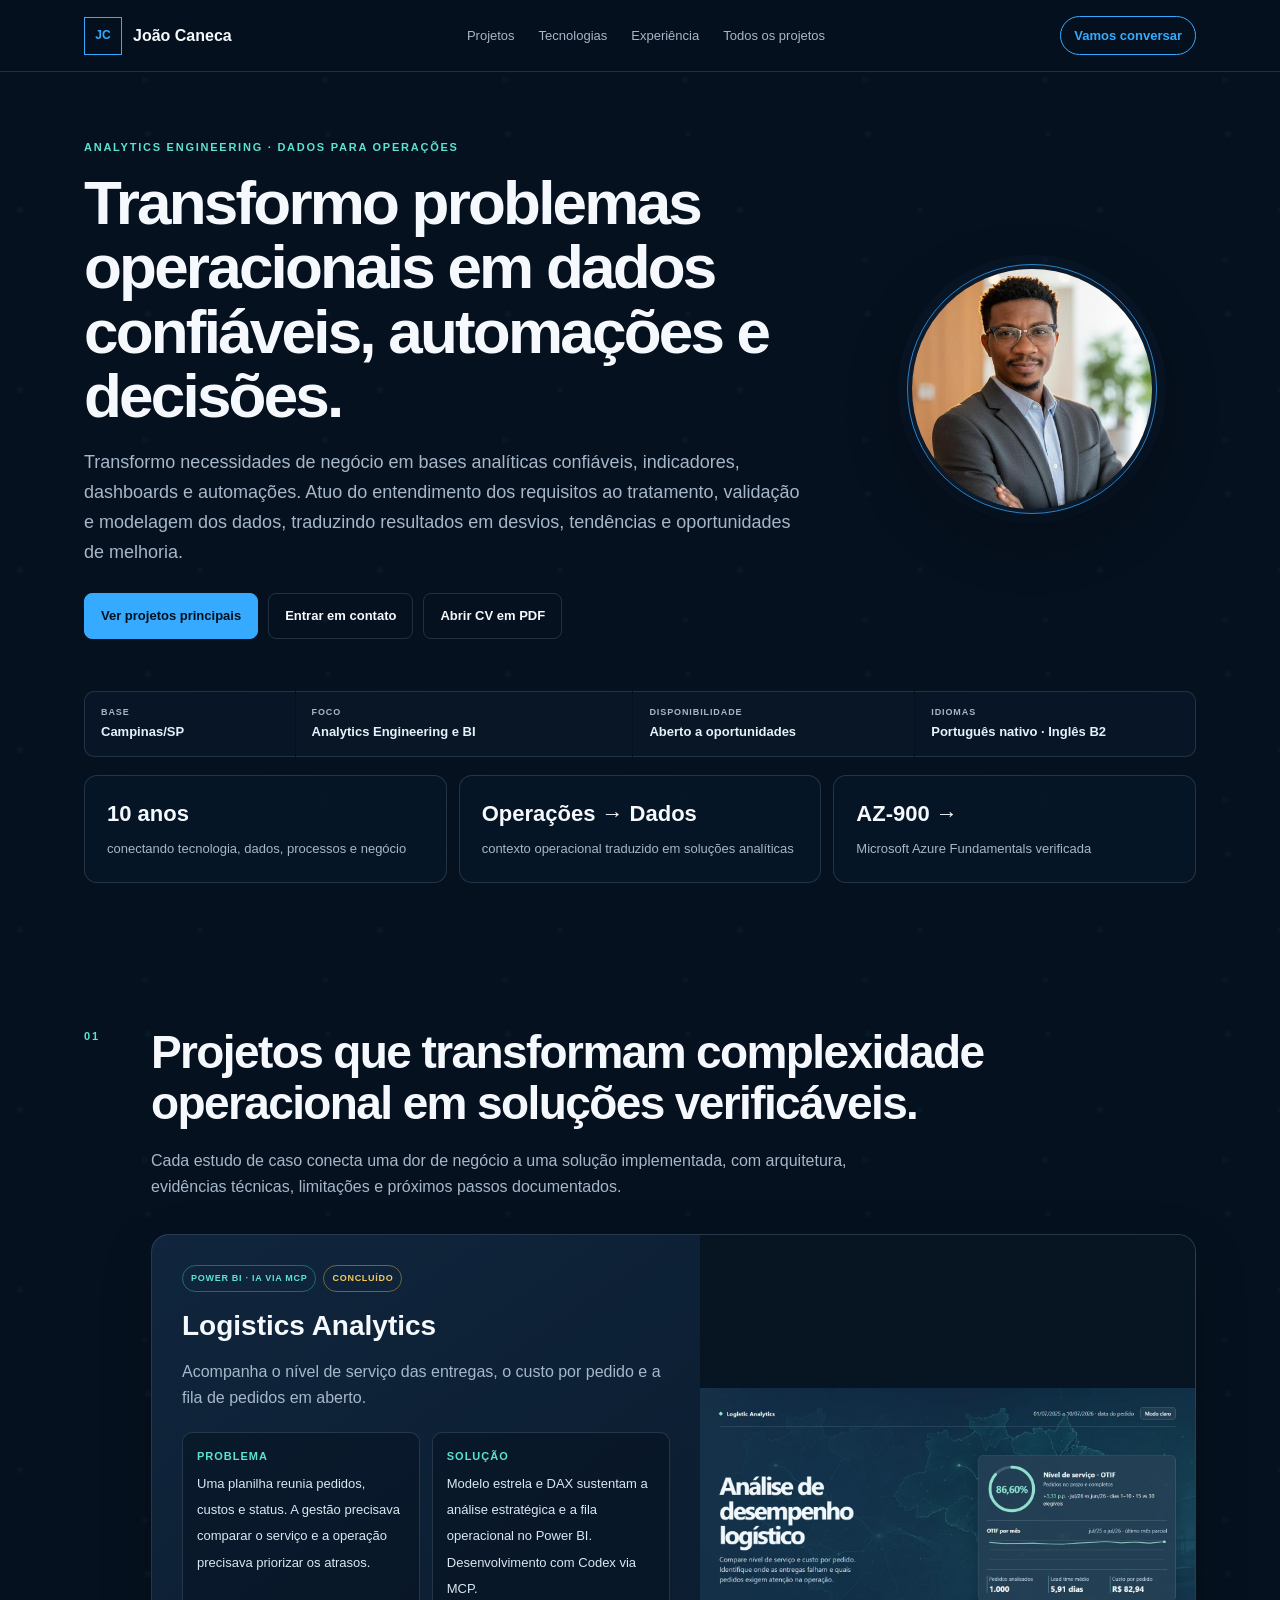
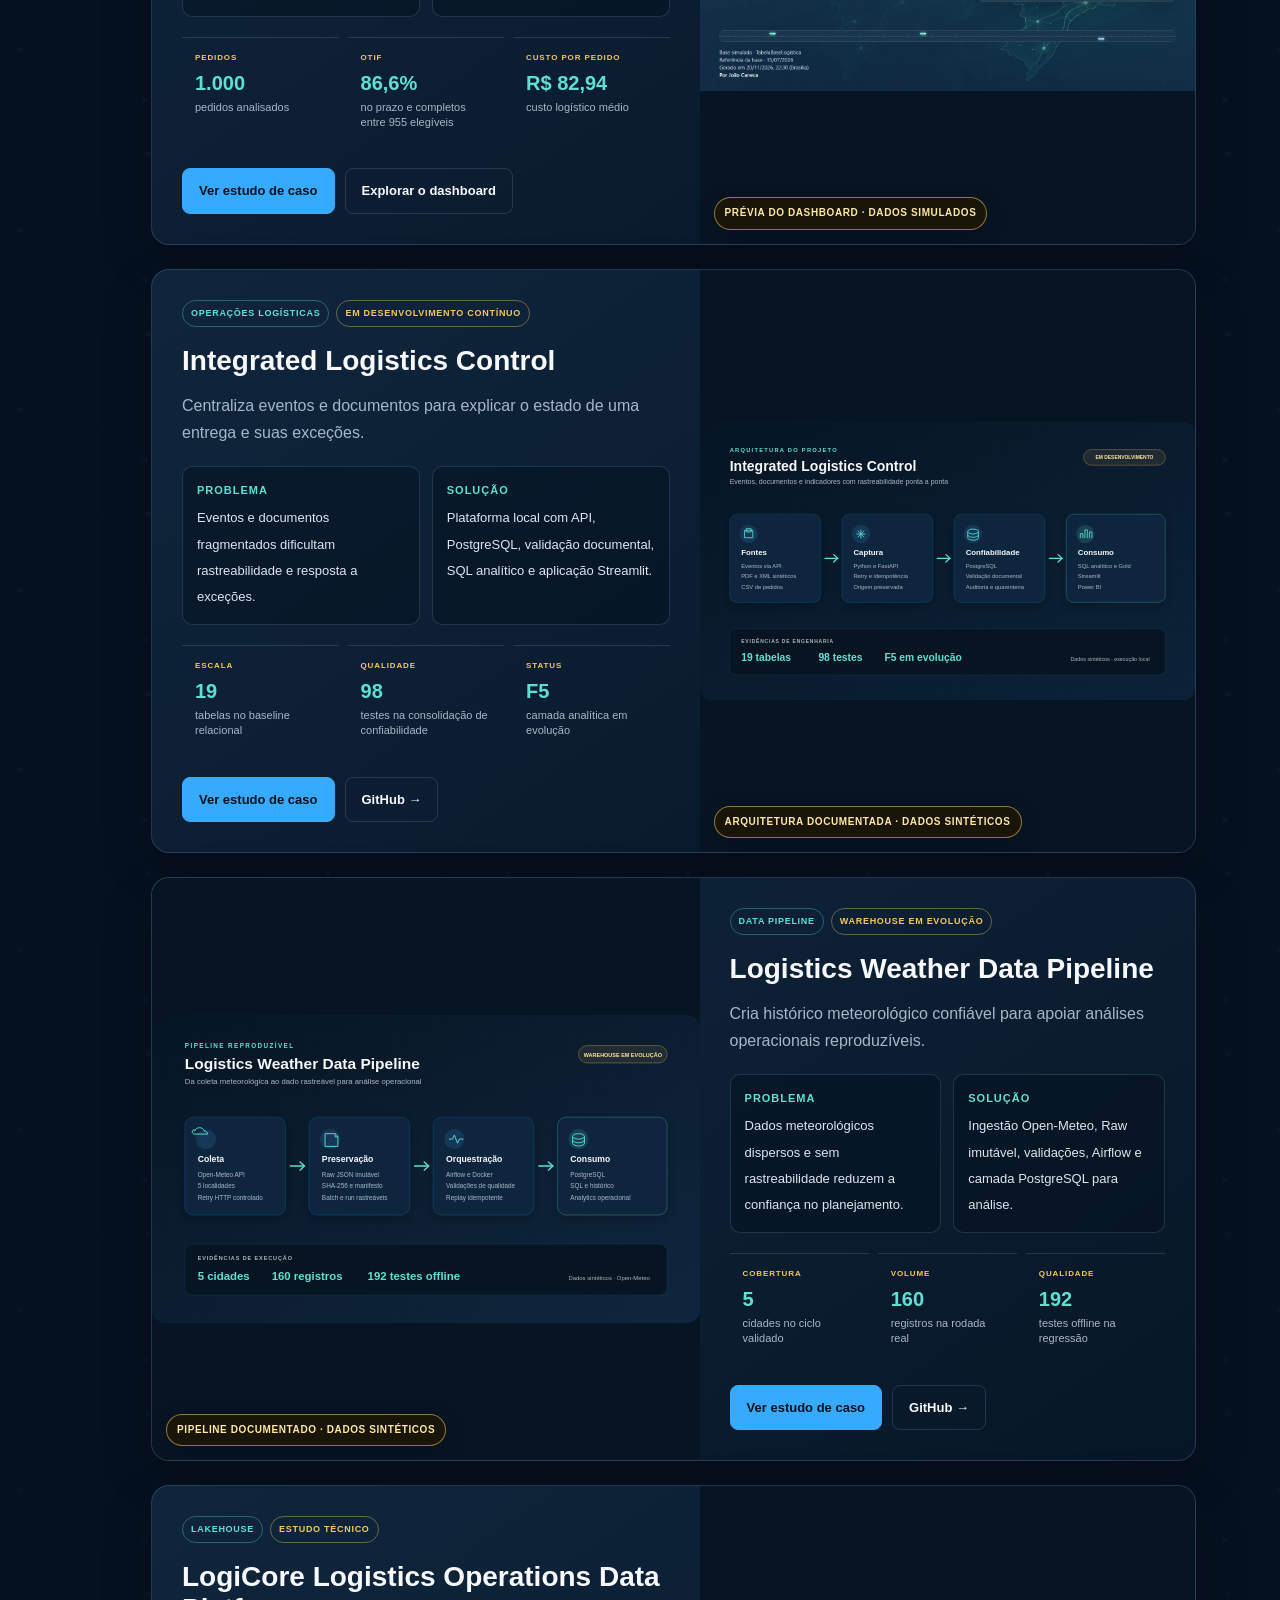
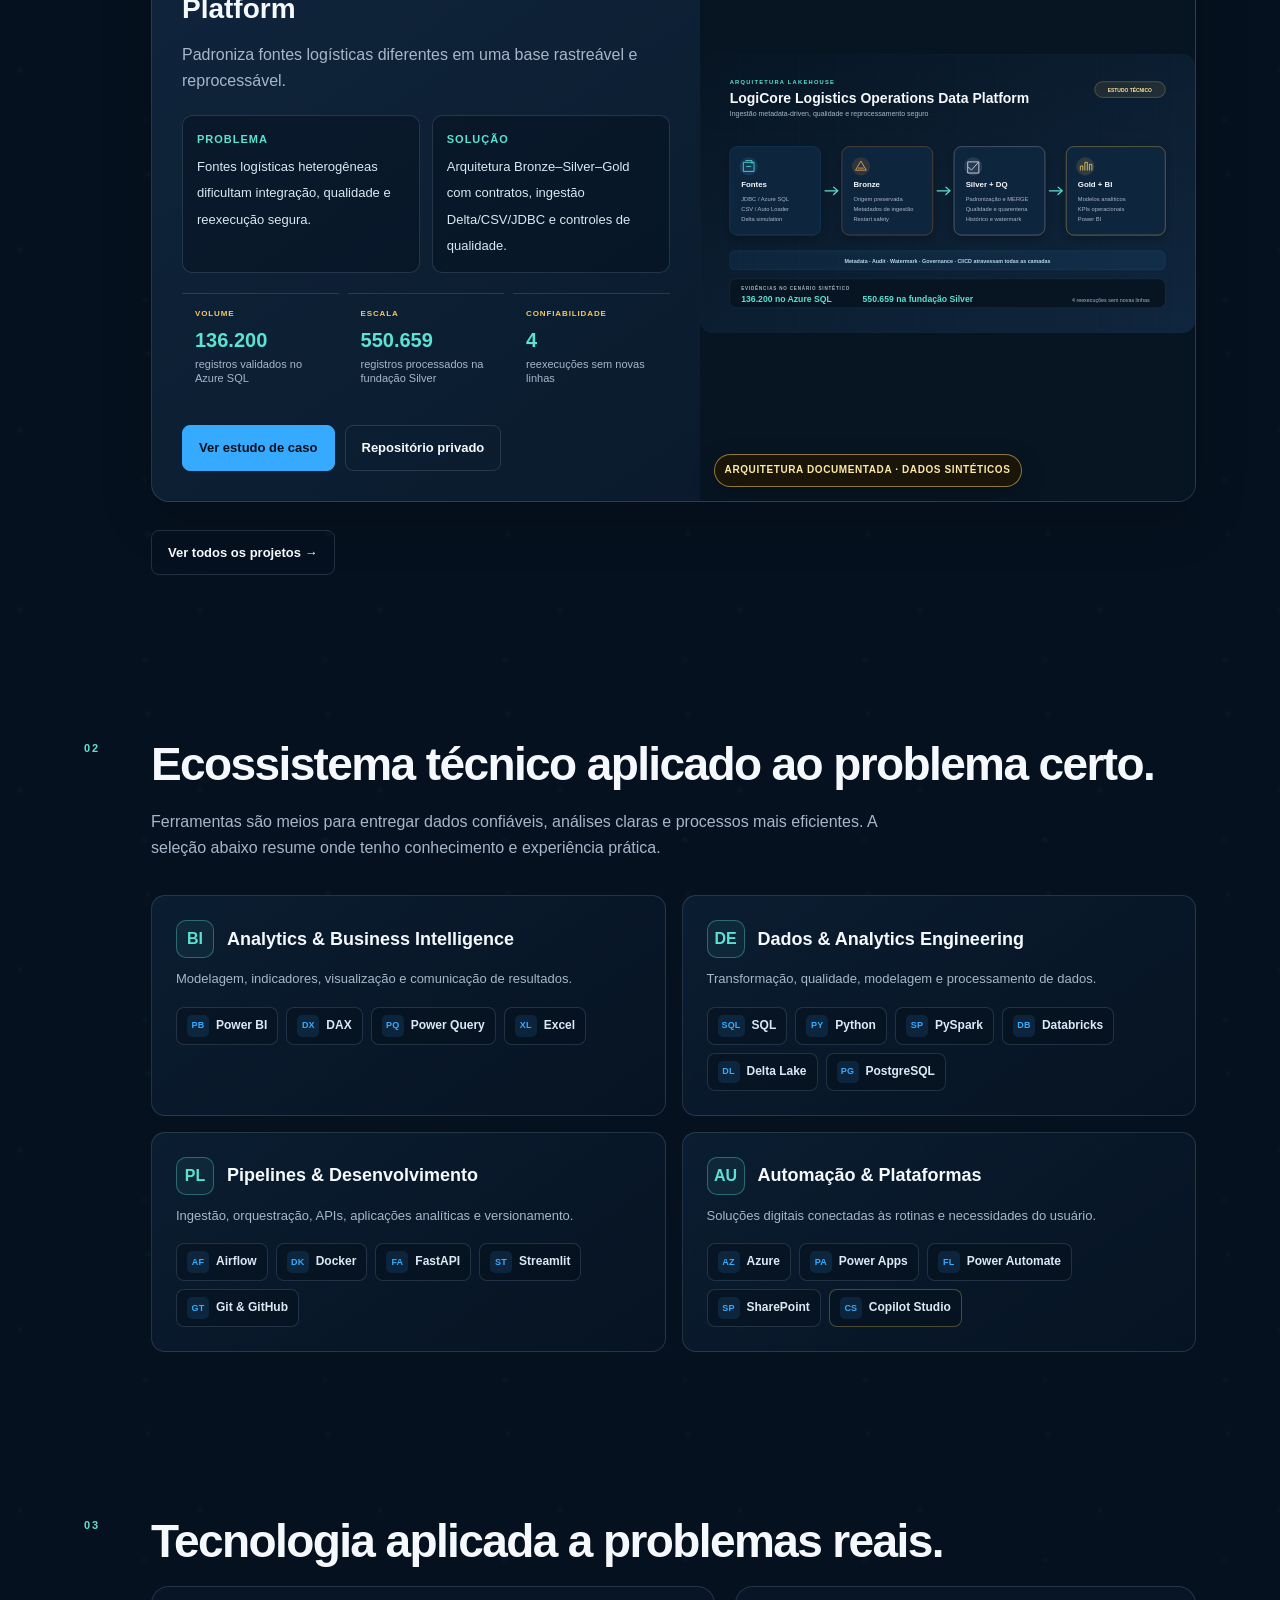
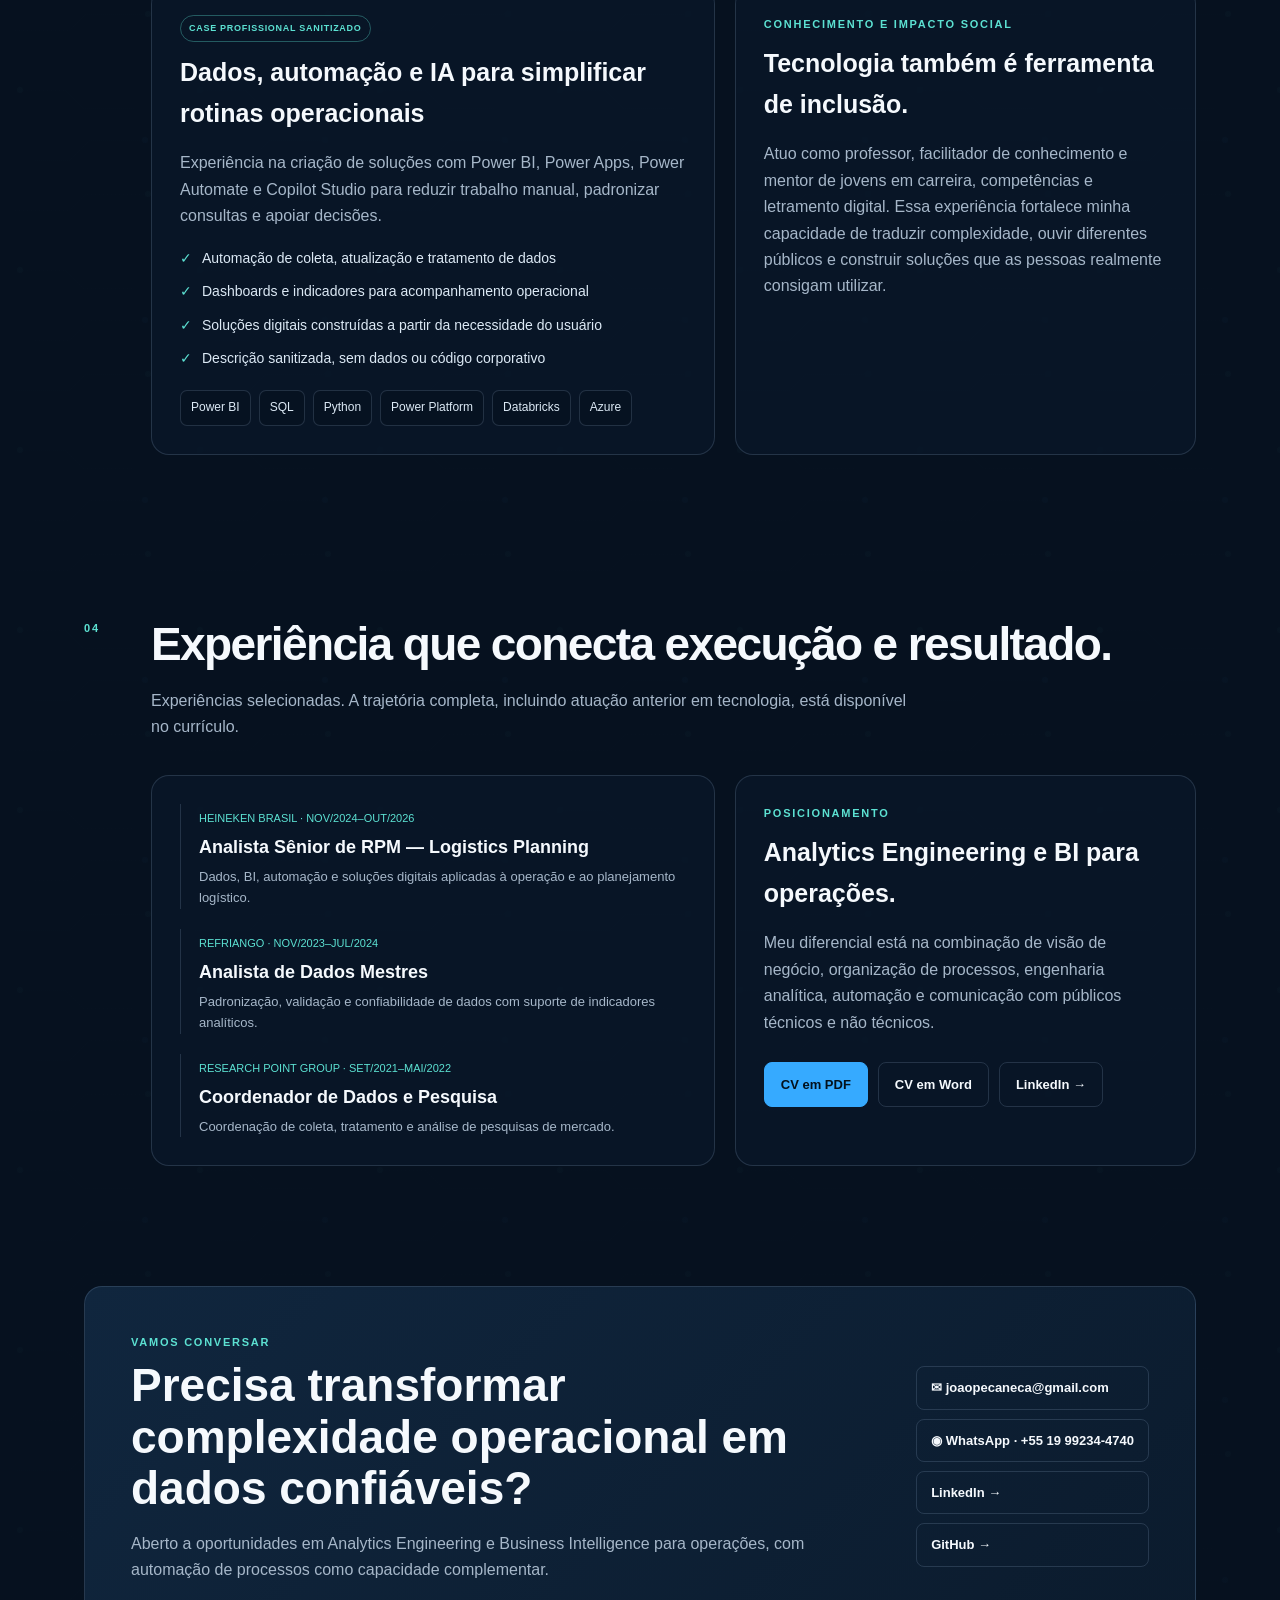
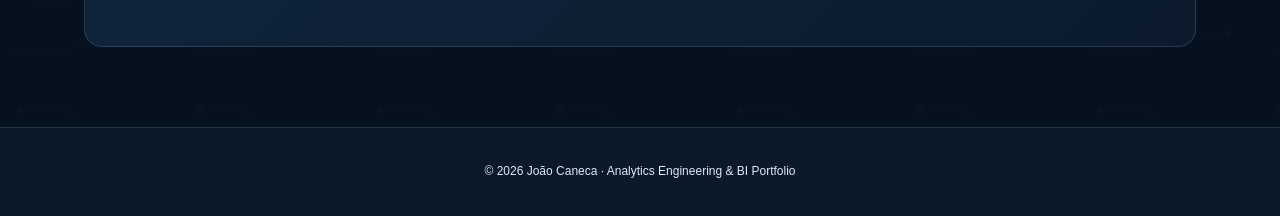
<file: index.html>
<!doctype html>
<html lang="pt-BR">
<head>
  <meta charset="utf-8"><meta name="viewport" content="width=device-width,initial-scale=1">
  <title>João Caneca — Analytics Engineering e Dados para Operações</title>
  <meta name="description" content="Portfólio de João Caneca: Analytics Engineering, Business Intelligence e automação aplicados a operações.">
  <meta name="robots" content="index,follow"><link rel="canonical" href="https://soba-jopeca.github.io/">
  <meta property="og:title" content="João Caneca — Analytics Engineering e Dados para Operações"><meta property="og:description" content="Projetos que conectam problemas operacionais, dados confiáveis e decisões de negócio."><meta property="og:type" content="website"><meta property="og:url" content="https://soba-jopeca.github.io/"><meta property="og:image" content="https://soba-jopeca.github.io/assets/joao-caneca-social-preview.jpg"><meta property="og:image:type" content="image/jpeg"><meta property="og:image:width" content="1200"><meta property="og:image:height" content="630"><meta property="og:image:alt" content="João Caneca — Analytics Engineering, Business Intelligence e Automação"><meta name="twitter:card" content="summary_large_image"><meta name="twitter:title" content="João Caneca — Analytics Engineering e Dados para Operações"><meta name="twitter:description" content="Projetos que conectam problemas operacionais, dados confiáveis e decisões de negócio."><meta name="twitter:image" content="https://soba-jopeca.github.io/assets/joao-caneca-social-preview.jpg"><meta name="twitter:image:alt" content="João Caneca — Analytics Engineering, Business Intelligence e Automação">
  <link rel="icon" href="assets/favicon.svg" type="image/svg+xml"><link rel="stylesheet" href="assets/site.css">
  <script type="application/ld+json">{"@context":"https://schema.org","@type":"Person","name":"João Caneca","url":"https://soba-jopeca.github.io/","sameAs":["https://github.com/Soba-Jopeca","https://www.linkedin.com/in/joao-caneca/"],"jobTitle":"Analytics Engineer | Data & BI","address":{"@type":"PostalAddress","addressLocality":"Campinas","addressRegion":"SP","addressCountry":"BR"},"knowsAbout":["Analytics Engineering","Business Intelligence","SQL","Python","Power BI","Databricks","Automação de Processos"]}</script>
</head>
<body id="inicio">
  <a class="skip" href="#conteudo">Ir para o conteúdo</a>
  <header class="nav"><div class="nav-inner">
    <a class="brand" href="index.html"><span class="mark">JC</span>João Caneca</a>
    <button class="menu-toggle" type="button" aria-expanded="false" aria-controls="menu">Menu</button>
    <nav class="nav-links" id="menu" aria-label="Navegação principal"><a href="#projetos">Projetos</a><a href="#tecnologias">Tecnologias</a><a href="#experiencia">Experiência</a><a href="projetos.html">Todos os projetos</a></nav>
    <a class="nav-cta" href="#contato">Vamos conversar</a>
  </div></header>
  <main id="conteudo">
    <section class="section hero">
      <div><div class="eyebrow">Analytics Engineering · Dados para Operações</div><h1>Transformo problemas operacionais em dados confiáveis, automações e decisões.</h1><p class="hero-copy">Transformo necessidades de negócio em bases analíticas confiáveis, indicadores, dashboards e automações. Atuo do entendimento dos requisitos ao tratamento, validação e modelagem dos dados, traduzindo resultados em desvios, tendências e oportunidades de melhoria.</p><div class="actions"><a class="btn primary" href="#projetos">Ver projetos principais</a><a class="btn" href="#contato">Entrar em contato</a><a class="btn" href="assets/CV_Joao_Caneca_Publico_Sanitizado.pdf">Abrir CV em PDF</a></div></div>
      <div class="portrait"><img src="assets/joao-caneca-profile.jpg" alt="Retrato profissional de João Caneca" width="460" height="460" fetchpriority="high"></div>
    </section>
    <div class="recruiter-bar" aria-label="Informações para recrutadores"><div><span>Base</span><strong>Campinas/SP</strong></div><div><span>Foco</span><strong>Analytics Engineering e BI</strong></div><div><span>Disponibilidade</span><strong>Aberto a oportunidades</strong></div><div><span>Idiomas</span><strong>Português nativo · Inglês B2</strong></div></div>
    <div class="proof-strip" aria-label="Resumo profissional"><div class="proof"><strong>10 anos</strong><span>conectando tecnologia, dados, processos e negócio</span></div><div class="proof"><strong>Operações → Dados</strong><span>contexto operacional traduzido em soluções analíticas</span></div><a class="proof" target="_blank" rel="noopener" href="https://learn.microsoft.com/api/credentials/share/pt-br/JopeCaneca/215937EF058F4C33?sharingId=A9AF119D516C8B7C"><strong>AZ-900 →</strong><span>Microsoft Azure Fundamentals verificada</span></a></div>

    <section class="section" id="projetos"><div class="section-head"><span class="eyebrow">01</span><h2>Projetos que transformam complexidade operacional em soluções verificáveis.</h2></div><p class="section-intro">Cada estudo de caso conecta uma dor de negócio a uma solução implementada, com arquitetura, evidências técnicas, limitações e próximos passos documentados.</p>
      <div class="projects">
        <article class="project-card la-project-card">
          <div class="project-content">
            <div class="tags"><span class="tag">Power BI · IA via MCP</span><span class="tag status">Concluído</span></div>
            <h3>Logistics Analytics</h3>
            <p>Acompanha o nível de serviço das entregas, o custo por pedido e a fila de pedidos em aberto.</p>
            <div class="case-pair">
              <div><strong>Problema</strong><span>Uma planilha reunia pedidos, custos e status. A gestão precisava comparar o serviço e a operação precisava priorizar os atrasos.</span></div>
              <div><strong>Solução</strong><span>Modelo estrela e DAX sustentam a análise estratégica e a fila operacional no Power BI. Desenvolvimento com Codex via MCP.</span></div>
            </div>
            <div class="metrics" role="group" aria-label="Indicadores do painel na base simulada">
              <div class="metric"><small>Pedidos</small><strong>1.000</strong><span>pedidos analisados</span></div>
              <div class="metric"><small>OTIF</small><strong>86,6%</strong><span>no prazo e completos entre 955 elegíveis</span></div>
              <div class="metric"><small>Custo por pedido</small><strong>R$ 82,94</strong><span>custo logístico médio</span></div>
            </div>
            <div class="actions"><a class="btn primary" href="projetos/logistics-analytics.html">Ver estudo de caso</a><a class="btn" href="projetos/logistics-analytics.html#demo">Explorar o dashboard</a></div>
          </div>
          <div class="project-media la-project-media">
            <img src="assets/logistics-analytics-capa.webp" alt="Capa do dashboard com mapa de rotas e tendência mensal do OTIF" width="1440" height="880" loading="lazy">
            <span class="demo-label">Prévia do dashboard · Dados simulados</span>
          </div>
        </article>

        <article class="project-card"><div class="project-content"><div class="tags"><span class="tag">Operações logísticas</span><span class="tag status">Em desenvolvimento contínuo</span></div><h3>Integrated Logistics Control</h3><p>Centraliza eventos e documentos para explicar o estado de uma entrega e suas exceções.</p><div class="case-pair"><div><strong>Problema</strong><span>Eventos e documentos fragmentados dificultam rastreabilidade e resposta a exceções.</span></div><div><strong>Solução</strong><span>Plataforma local com API, PostgreSQL, validação documental, SQL analítico e aplicação Streamlit.</span></div></div><div class="metrics"><div class="metric"><small>Escala</small><strong>19</strong><span>tabelas no baseline relacional</span></div><div class="metric"><small>Qualidade</small><strong>98</strong><span>testes na consolidação de confiabilidade</span></div><div class="metric"><small>Status</small><strong>F5</strong><span>camada analítica em evolução</span></div></div><div class="actions"><a class="btn primary" href="projetos/ilc.html">Ver estudo de caso</a><a class="btn" target="_blank" rel="noopener" href="https://github.com/Soba-Jopeca/integrated-logistics-control">GitHub →</a></div></div><div class="project-media"><img src="assets/ilc-architecture.svg" alt="Diagrama da arquitetura do Integrated Logistics Control" width="1200" height="675" loading="lazy"><span class="demo-label">ARQUITETURA DOCUMENTADA · DADOS SINTÉTICOS</span></div></article>

        <article class="project-card"><div class="project-media"><img src="assets/weather-architecture.svg" alt="Diagrama do pipeline meteorológico com ingestão, preservação, orquestração e consumo" width="1200" height="675" loading="lazy"><span class="demo-label">PIPELINE DOCUMENTADO · DADOS SINTÉTICOS</span></div><div class="project-content"><div class="tags"><span class="tag">Data pipeline</span><span class="tag status">Warehouse em evolução</span></div><h3>Logistics Weather Data Pipeline</h3><p>Cria histórico meteorológico confiável para apoiar análises operacionais reproduzíveis.</p><div class="case-pair"><div><strong>Problema</strong><span>Dados meteorológicos dispersos e sem rastreabilidade reduzem a confiança no planejamento.</span></div><div><strong>Solução</strong><span>Ingestão Open-Meteo, Raw imutável, validações, Airflow e camada PostgreSQL para análise.</span></div></div><div class="metrics"><div class="metric"><small>Cobertura</small><strong>5</strong><span>cidades no ciclo validado</span></div><div class="metric"><small>Volume</small><strong>160</strong><span>registros na rodada real</span></div><div class="metric"><small>Qualidade</small><strong>192</strong><span>testes offline na regressão</span></div></div><div class="actions"><a class="btn primary" href="projetos/weather.html">Ver estudo de caso</a><a class="btn" target="_blank" rel="noopener" href="https://github.com/Soba-Jopeca/logistics-weather-data-pipeline">GitHub →</a></div></div></article>

        <article class="project-card"><div class="project-content"><div class="tags"><span class="tag">Lakehouse</span><span class="tag status">Estudo técnico</span></div><h3>LogiCore Logistics Operations Data Platform</h3><p>Padroniza fontes logísticas diferentes em uma base rastreável e reprocessável.</p><div class="case-pair"><div><strong>Problema</strong><span>Fontes logísticas heterogêneas dificultam integração, qualidade e reexecução segura.</span></div><div><strong>Solução</strong><span>Arquitetura Bronze–Silver–Gold com contratos, ingestão Delta/CSV/JDBC e controles de qualidade.</span></div></div><div class="metrics"><div class="metric"><small>Volume</small><strong>136.200</strong><span>registros validados no Azure SQL</span></div><div class="metric"><small>Escala</small><strong>550.659</strong><span>registros processados na fundação Silver</span></div><div class="metric"><small>Confiabilidade</small><strong>4</strong><span>reexecuções sem novas linhas</span></div></div><div class="actions"><a class="btn primary" href="projetos/logicore.html">Ver estudo de caso</a><span class="btn" aria-label="Repositório privado">Repositório privado</span></div></div><div class="project-media"><img src="assets/logicore-architecture.svg" alt="Diagrama da arquitetura Lakehouse da plataforma LogiCore" width="1200" height="675" loading="lazy"><span class="demo-label">ARQUITETURA DOCUMENTADA · DADOS SINTÉTICOS</span></div></article>
      </div><div class="section-actions"><a class="btn" href="projetos.html">Ver todos os projetos →</a></div>
    </section>

    <section class="section" id="tecnologias"><div class="section-head"><span class="eyebrow">02</span><h2>Ecossistema técnico aplicado ao problema certo.</h2></div><p class="section-intro">Ferramentas são meios para entregar dados confiáveis, análises claras e processos mais eficientes. A seleção abaixo resume onde tenho conhecimento e experiência prática.</p><div class="stack-grid">
      <article class="stack-card"><div class="stack-symbol">BI</div><h3>Analytics &amp; Business Intelligence</h3><p>Modelagem, indicadores, visualização e comunicação de resultados.</p><div class="stack-tools"><span><b>PB</b>Power BI</span><span><b>DX</b>DAX</span><span><b>PQ</b>Power Query</span><span><b>XL</b>Excel</span></div></article>
      <article class="stack-card"><div class="stack-symbol">DE</div><h3>Dados &amp; Analytics Engineering</h3><p>Transformação, qualidade, modelagem e processamento de dados.</p><div class="stack-tools"><span><b>SQL</b>SQL</span><span><b>PY</b>Python</span><span><b>SP</b>PySpark</span><span><b>DB</b>Databricks</span><span><b>DL</b>Delta Lake</span><span><b>PG</b>PostgreSQL</span></div></article>
      <article class="stack-card"><div class="stack-symbol">PL</div><h3>Pipelines &amp; Desenvolvimento</h3><p>Ingestão, orquestração, APIs, aplicações analíticas e versionamento.</p><div class="stack-tools"><span><b>AF</b>Airflow</span><span><b>DK</b>Docker</span><span><b>FA</b>FastAPI</span><span><b>ST</b>Streamlit</span><span><b>GT</b>Git &amp; GitHub</span></div></article>
      <article class="stack-card"><div class="stack-symbol">AU</div><h3>Automação &amp; Plataformas</h3><p>Soluções digitais conectadas às rotinas e necessidades do usuário.</p><div class="stack-tools"><span><b>AZ</b>Azure</span><span><b>PA</b>Power Apps</span><span><b>FL</b>Power Automate</span><span><b>SP</b>SharePoint</span><span class="nominal"><b>CS</b>Copilot Studio</span></div></article>
    </div></section>

    <section class="section" id="impacto"><div class="section-head"><span class="eyebrow">03</span><h2>Tecnologia aplicada a problemas reais.</h2></div><div class="impact-grid"><article class="impact-card"><div class="tags"><span class="tag">Case profissional sanitizado</span></div><h3>Dados, automação e IA para simplificar rotinas operacionais</h3><p>Experiência na criação de soluções com Power BI, Power Apps, Power Automate e Copilot Studio para reduzir trabalho manual, padronizar consultas e apoiar decisões.</p><div class="check-list"><div>Automação de coleta, atualização e tratamento de dados</div><div>Dashboards e indicadores para acompanhamento operacional</div><div>Soluções digitais construídas a partir da necessidade do usuário</div><div>Descrição sanitizada, sem dados ou código corporativo</div></div><div class="tech-row"><span class="tech">Power BI</span><span class="tech">SQL</span><span class="tech">Python</span><span class="tech">Power Platform</span><span class="tech">Databricks</span><span class="tech">Azure</span></div></article><article class="social-card"><div class="eyebrow">Conhecimento e impacto social</div><h3>Tecnologia também é ferramenta de inclusão.</h3><p>Atuo como professor, facilitador de conhecimento e mentor de jovens em carreira, competências e letramento digital. Essa experiência fortalece minha capacidade de traduzir complexidade, ouvir diferentes públicos e construir soluções que as pessoas realmente consigam utilizar.</p></article></div></section>

    <section class="section" id="experiencia"><div class="section-head"><span class="eyebrow">04</span><h2>Experiência que conecta execução e resultado.</h2></div><p class="section-intro">Experiências selecionadas. A trajetória completa, incluindo atuação anterior em tecnologia, está disponível no currículo.</p><div class="impact-grid"><div class="timeline"><article class="role"><small>HEINEKEN BRASIL · NOV/2024–OUT/2026</small><h3>Analista Sênior de RPM — Logistics Planning</h3><p>Dados, BI, automação e soluções digitais aplicadas à operação e ao planejamento logístico.</p></article><article class="role"><small>REFRIANGO · NOV/2023–JUL/2024</small><h3>Analista de Dados Mestres</h3><p>Padronização, validação e confiabilidade de dados com suporte de indicadores analíticos.</p></article><article class="role"><small>RESEARCH POINT GROUP · SET/2021–MAI/2022</small><h3>Coordenador de Dados e Pesquisa</h3><p>Coordenação de coleta, tratamento e análise de pesquisas de mercado.</p></article></div><article class="impact-card"><div class="eyebrow">Posicionamento</div><h3>Analytics Engineering e BI para operações.</h3><p>Meu diferencial está na combinação de visão de negócio, organização de processos, engenharia analítica, automação e comunicação com públicos técnicos e não técnicos.</p><div class="actions"><a class="btn primary" href="assets/CV_Joao_Caneca_Publico_Sanitizado.pdf">CV em PDF</a><a class="btn" href="assets/CV_Joao_Caneca_Publico_Sanitizado.docx">CV em Word</a><a class="btn" target="_blank" rel="noopener" href="https://www.linkedin.com/in/joao-caneca/">LinkedIn →</a></div></article></div></section>
  </main>
  <section class="contact" id="contato"><div><div class="eyebrow">Vamos conversar</div><h2>Precisa transformar complexidade operacional em dados confiáveis?</h2><p>Aberto a oportunidades em Analytics Engineering e Business Intelligence para operações, com automação de processos como capacidade complementar.</p></div><div class="contact-links"><a href="mailto:joaopecaneca@gmail.com">✉ joaopecaneca@gmail.com</a><a target="_blank" rel="noopener" href="https://wa.me/5519992344740?text=Ol%C3%A1%2C%20Jo%C3%A3o%21%20Conheci%20o%20seu%20portf%C3%B3lio%20e%20gostaria%20de%20conversar%20sobre%20uma%20oportunidade%20profissional." aria-label="Conversar com João Caneca pelo WhatsApp">◉ WhatsApp · +55 19 99234-4740</a><a target="_blank" rel="noopener" href="https://www.linkedin.com/in/joao-caneca/">LinkedIn →</a><a target="_blank" rel="noopener" href="https://github.com/Soba-Jopeca">GitHub →</a></div></section>
  <footer class="site-footer"><span>© <span data-current-year>2026</span> João Caneca · Analytics Engineering &amp; BI Portfolio</span></footer><button class="back-top" type="button" aria-label="Voltar ao topo">↑</button><script src="assets/site.js"></script>
</body></html>
</file>
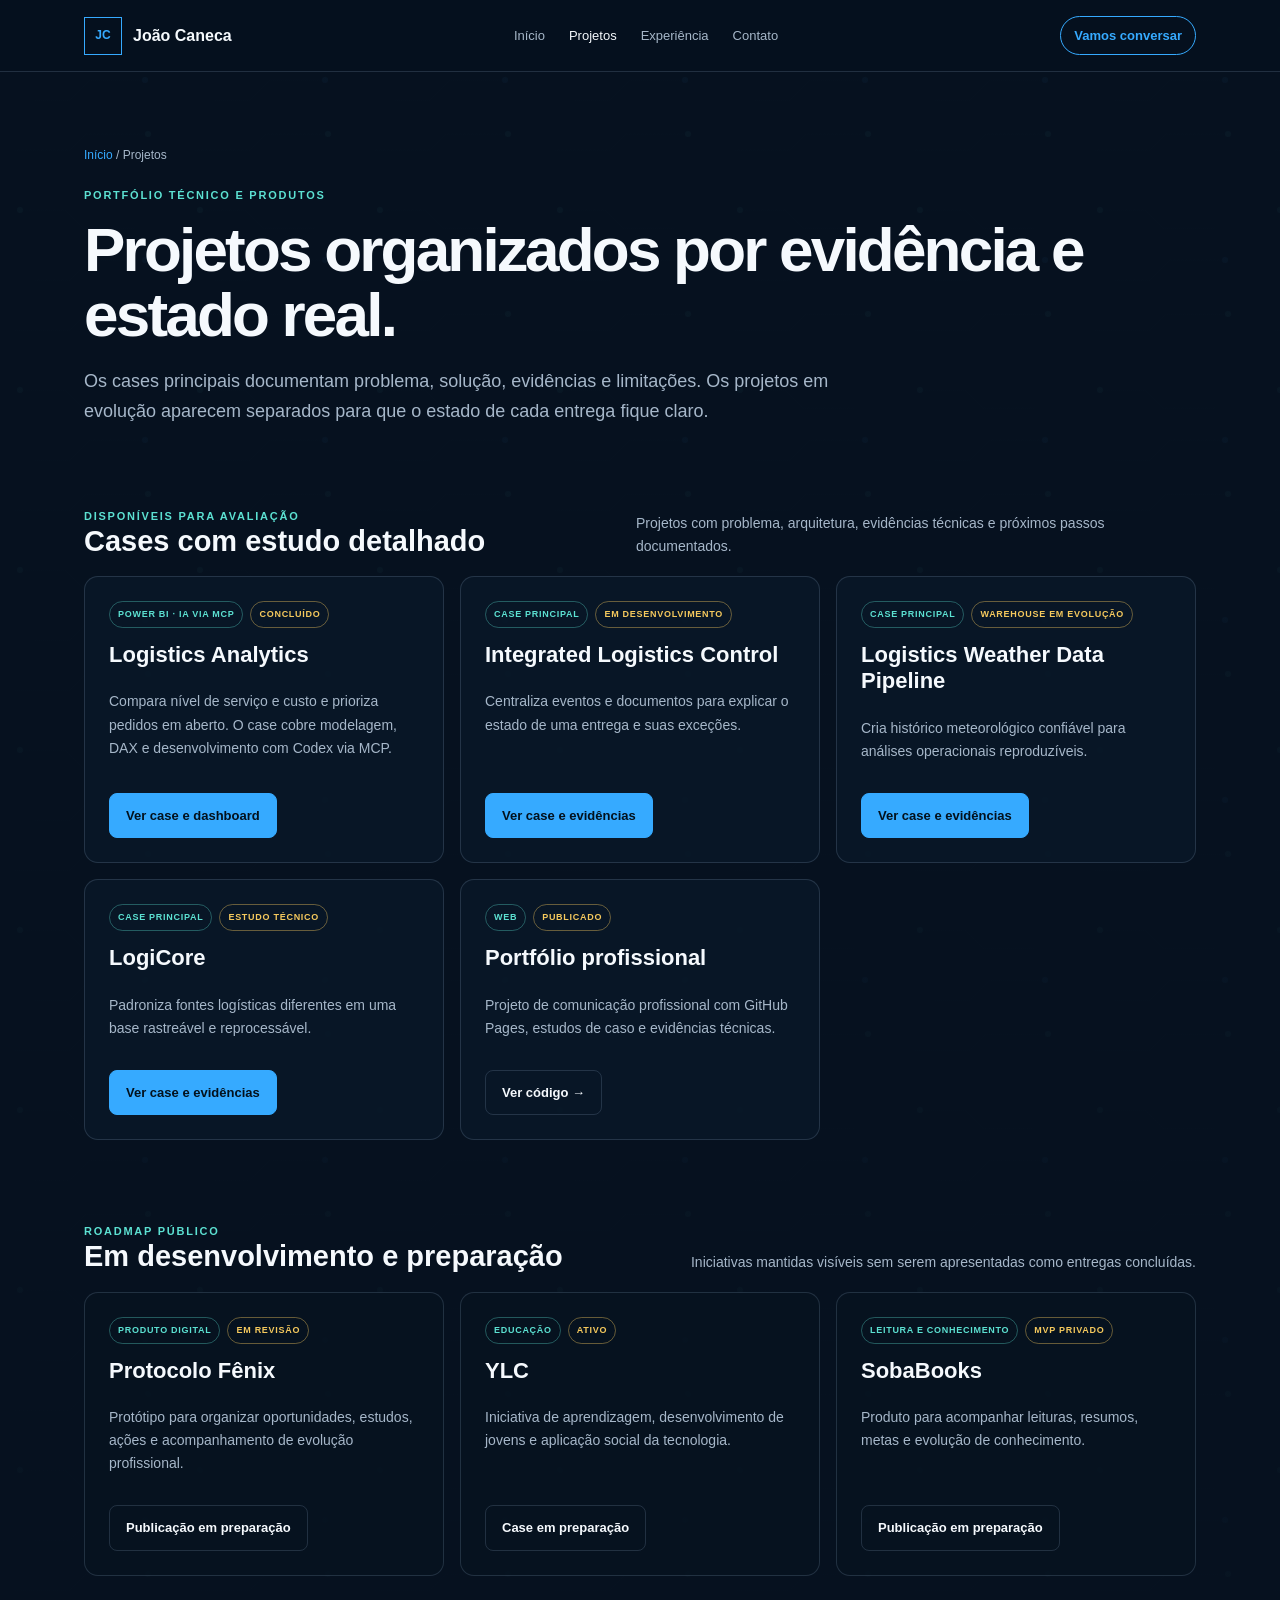
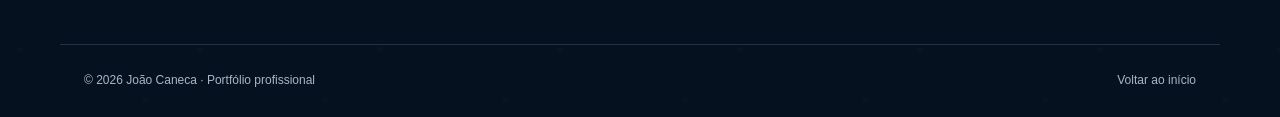
<file: projetos.html>
<!doctype html>
<html lang="pt-BR">
<head>
  <meta charset="utf-8"><meta name="viewport" content="width=device-width,initial-scale=1">
  <title>Projetos — João Caneca</title>
  <meta name="description" content="Projetos de Analytics Engineering, BI, automação e produtos digitais de João Caneca.">
  <link rel="canonical" href="https://soba-jopeca.github.io/projetos.html">
  <meta property="og:title" content="Projetos — João Caneca"><meta property="og:description" content="Cases técnicos organizados por evidência, maturidade e estado real."><meta property="og:type" content="website"><meta property="og:url" content="https://soba-jopeca.github.io/projetos.html"><meta property="og:image" content="https://soba-jopeca.github.io/assets/ilc-concept.webp"><meta name="twitter:card" content="summary_large_image">
  <link rel="icon" href="assets/favicon.svg" type="image/svg+xml"><link rel="stylesheet" href="assets/site.css">
</head>
<body>
  <a class="skip" href="#conteudo">Ir para o conteúdo</a>
  <header class="nav"><div class="nav-inner"><a class="brand" href="index.html"><span class="mark">JC</span>João Caneca</a><button class="menu-toggle" type="button" aria-expanded="false" aria-controls="menu">Menu</button><nav class="nav-links" id="menu"><a href="index.html">Início</a><a href="projetos.html" aria-current="page">Projetos</a><a href="index.html#experiencia">Experiência</a><a href="index.html#contato">Contato</a></nav><a class="nav-cta" href="index.html#contato">Vamos conversar</a></div></header>
  <main id="conteudo">
    <header class="page-hero"><div class="crumbs"><a href="index.html">Início</a> / Projetos</div><div class="eyebrow">Portfólio técnico e produtos</div><h1>Projetos organizados por evidência e estado real.</h1><p>Os cases principais documentam problema, solução, evidências e limitações. Os projetos em evolução aparecem separados para que o estado de cada entrega fique claro.</p></header>

    <section class="portfolio-group" aria-labelledby="cases-disponiveis"><div class="portfolio-group-head"><div><div class="eyebrow">Disponíveis para avaliação</div><h2 id="cases-disponiveis">Cases com estudo detalhado</h2></div><p>Projetos com problema, arquitetura, evidências técnicas e próximos passos documentados.</p></div><div class="project-grid">
      <article class="mini-card"><div class="tags"><span class="tag">Power BI · IA via MCP</span><span class="tag status">Concluído</span></div><h3>Logistics Analytics</h3><p>Compara nível de serviço e custo e prioriza pedidos em aberto. O case cobre modelagem, DAX e desenvolvimento com Codex via MCP.</p><a class="btn primary" href="projetos/logistics-analytics.html">Ver case e dashboard</a></article>
      <article class="mini-card"><div class="tags"><span class="tag">Case principal</span><span class="tag status">Em desenvolvimento</span></div><h3>Integrated Logistics Control</h3><p>Centraliza eventos e documentos para explicar o estado de uma entrega e suas exceções.</p><a class="btn primary" href="projetos/ilc.html">Ver case e evidências</a></article>
      <article class="mini-card"><div class="tags"><span class="tag">Case principal</span><span class="tag status">Warehouse em evolução</span></div><h3>Logistics Weather Data Pipeline</h3><p>Cria histórico meteorológico confiável para análises operacionais reproduzíveis.</p><a class="btn primary" href="projetos/weather.html">Ver case e evidências</a></article>
      <article class="mini-card"><div class="tags"><span class="tag">Case principal</span><span class="tag status">Estudo técnico</span></div><h3>LogiCore</h3><p>Padroniza fontes logísticas diferentes em uma base rastreável e reprocessável.</p><a class="btn primary" href="projetos/logicore.html">Ver case e evidências</a></article>
      <article class="mini-card"><div class="tags"><span class="tag">Web</span><span class="tag status">Publicado</span></div><h3>Portfólio profissional</h3><p>Projeto de comunicação profissional com GitHub Pages, estudos de caso e evidências técnicas.</p><a class="btn" target="_blank" rel="noopener" href="https://github.com/Soba-Jopeca/soba-jopeca.github.io">Ver código →</a></article>
    </div></section>

    <section class="portfolio-group secondary" aria-labelledby="em-desenvolvimento"><div class="portfolio-group-head"><div><div class="eyebrow">Roadmap público</div><h2 id="em-desenvolvimento">Em desenvolvimento e preparação</h2></div><p>Iniciativas mantidas visíveis sem serem apresentadas como entregas concluídas.</p></div><div class="project-grid">
      <article class="mini-card"><div class="tags"><span class="tag">Produto digital</span><span class="tag status">Em revisão</span></div><h3>Protocolo Fênix</h3><p>Protótipo para organizar oportunidades, estudos, ações e acompanhamento de evolução profissional.</p><span class="btn">Publicação em preparação</span></article>
      <article class="mini-card"><div class="tags"><span class="tag">Educação</span><span class="tag status">Ativo</span></div><h3>YLC</h3><p>Iniciativa de aprendizagem, desenvolvimento de jovens e aplicação social da tecnologia.</p><span class="btn">Case em preparação</span></article>
      <article class="mini-card"><div class="tags"><span class="tag">Leitura e conhecimento</span><span class="tag status">MVP privado</span></div><h3>SobaBooks</h3><p>Produto para acompanhar leituras, resumos, metas e evolução de conhecimento.</p><span class="btn">Publicação em preparação</span></article>
    </div></section>
  </main>
  <footer><span>© <span data-current-year>2026</span> João Caneca · Portfólio profissional</span><span><a href="index.html">Voltar ao início</a></span></footer><button class="back-top" type="button" aria-label="Voltar ao topo">↑</button><script src="assets/site.js"></script>
</body>
</html>
</file>
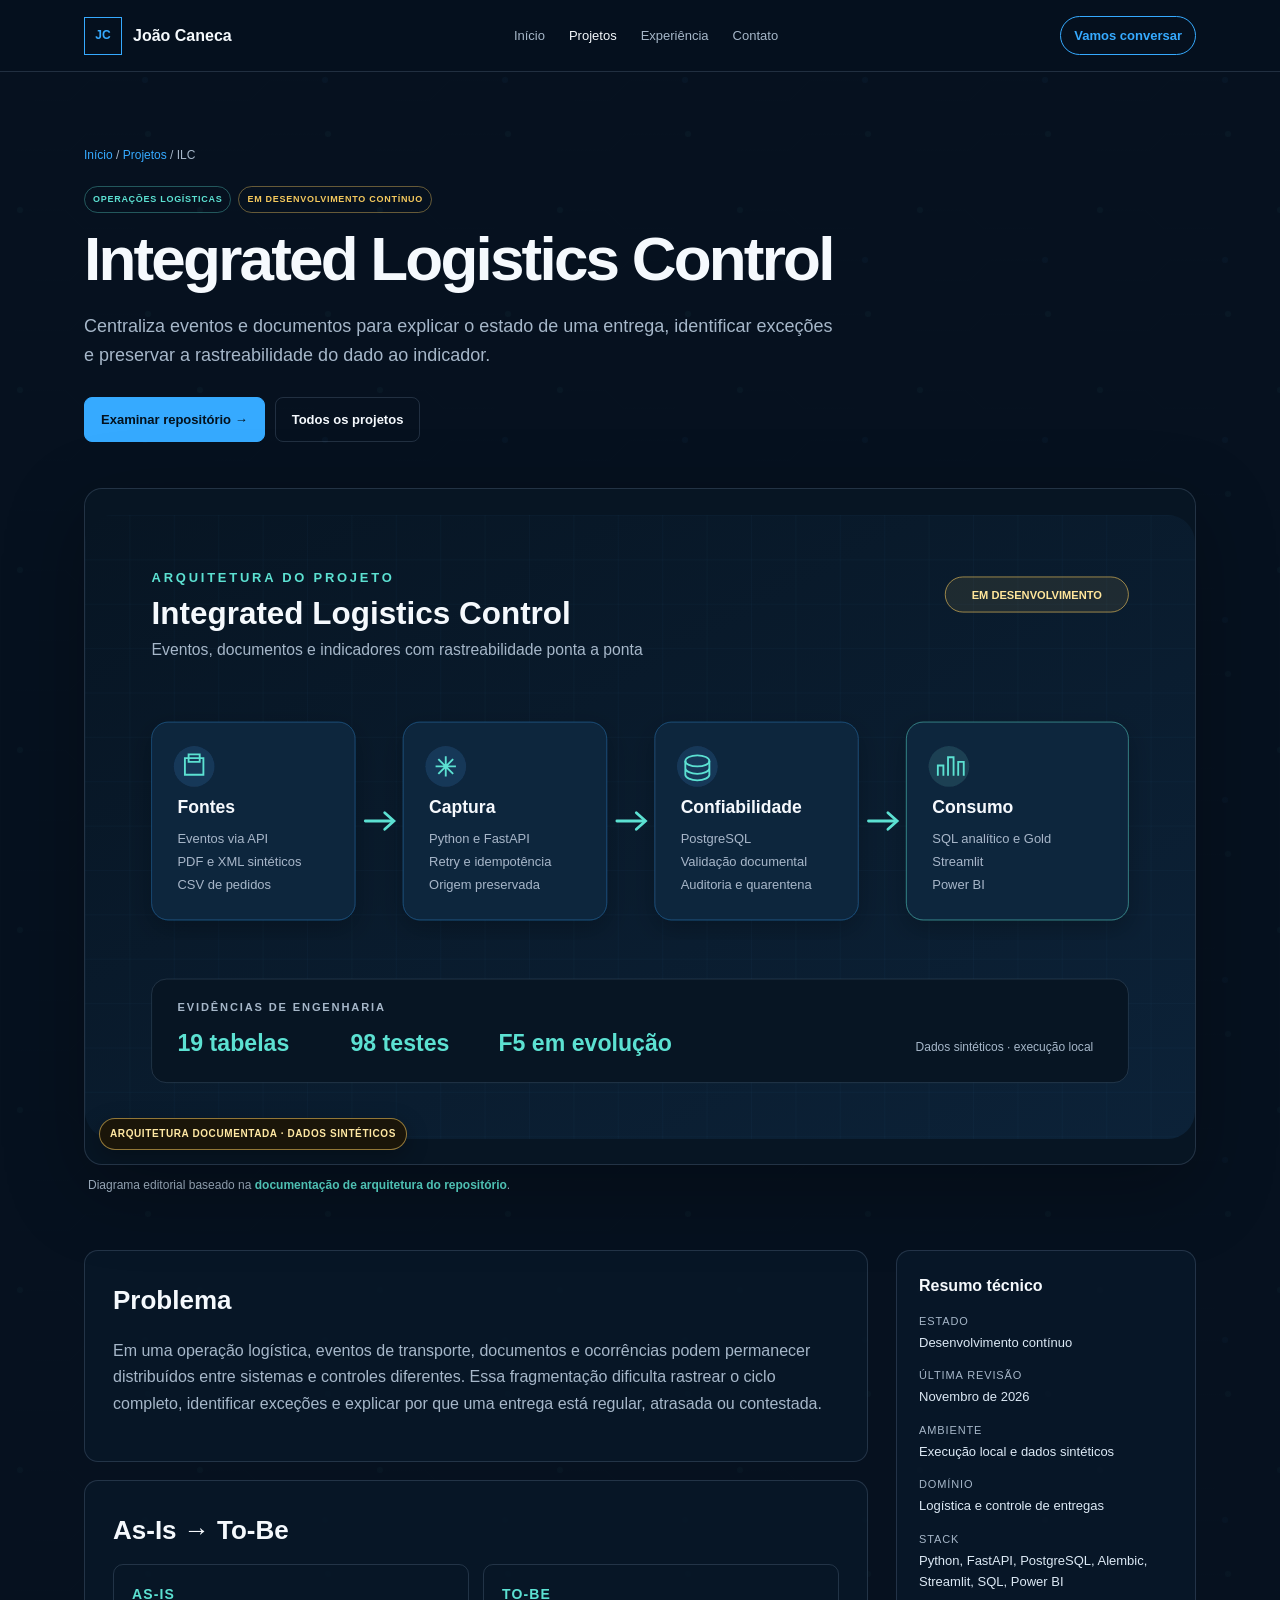
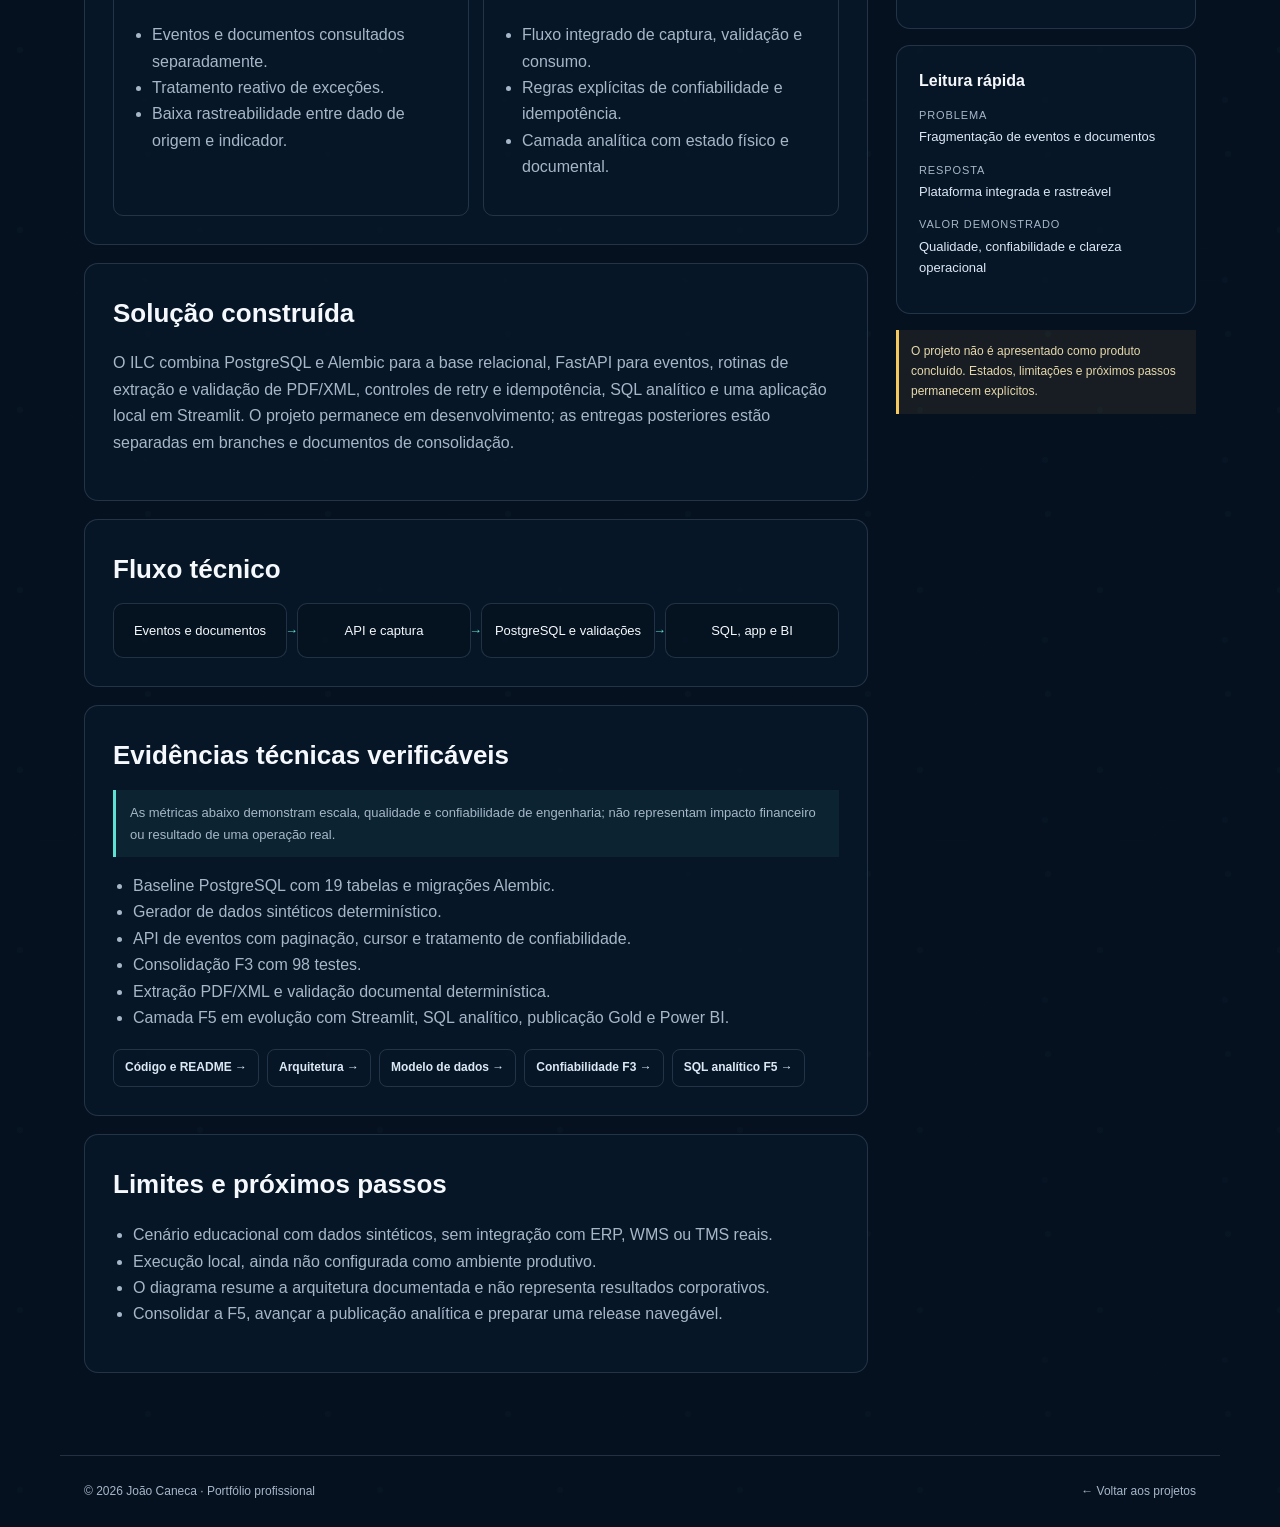
<file: projetos/ilc.html>
<!doctype html><html lang="pt-BR"><head><meta charset="utf-8"><meta name="viewport" content="width=device-width,initial-scale=1"><title>Integrated Logistics Control — Case João Caneca</title><meta name="description" content="Estudo de caso do Integrated Logistics Control: eventos, documentos, confiabilidade e analytics para operações logísticas."><link rel="canonical" href="https://soba-jopeca.github.io/projetos/ilc.html"><meta property="og:title" content="Integrated Logistics Control — Case João Caneca"><meta property="og:description" content="Eventos, documentos, confiabilidade e analytics para operações logísticas."><meta property="og:type" content="article"><meta property="og:url" content="https://soba-jopeca.github.io/projetos/ilc.html"><meta property="og:image" content="https://soba-jopeca.github.io/assets/ilc-concept.webp"><meta name="twitter:card" content="summary_large_image"><link rel="icon" href="../assets/favicon.svg"><link rel="stylesheet" href="../assets/site.css"></head><body><a class="skip" href="#conteudo">Ir para o conteúdo</a><header class="nav"><div class="nav-inner"><a class="brand" href="../index.html"><span class="mark">JC</span>João Caneca</a><button class="menu-toggle" type="button" aria-expanded="false" aria-controls="menu">Menu</button><nav class="nav-links" id="menu"><a href="../index.html">Início</a><a href="../projetos.html" aria-current="page">Projetos</a><a href="../index.html#experiencia">Experiência</a><a href="../index.html#contato">Contato</a></nav><a class="nav-cta" href="../index.html#contato">Vamos conversar</a></div></header><main id="conteudo"><header class="page-hero"><div class="crumbs"><a href="../index.html">Início</a> / <a href="../projetos.html">Projetos</a> / ILC</div><div class="tags"><span class="tag">Operações logísticas</span><span class="tag status">Em desenvolvimento contínuo</span></div><h1>Integrated Logistics Control</h1><p>Centraliza eventos e documentos para explicar o estado de uma entrega, identificar exceções e preservar a rastreabilidade do dado ao indicador.</p><div class="actions"><a class="btn primary" target="_blank" rel="noopener" href="https://github.com/Soba-Jopeca/integrated-logistics-control">Examinar repositório →</a><a class="btn" href="../projetos.html">Todos os projetos</a></div></header><section class="case-cover"><div class="cover-frame"><img src="../assets/ilc-architecture.svg" alt="Arquitetura documentada do Integrated Logistics Control" width="1200" height="675"><span class="demo-label">ARQUITETURA DOCUMENTADA · DADOS SINTÉTICOS</span></div><p class="diagram-source">Diagrama editorial baseado na <a target="_blank" rel="noopener" href="https://github.com/Soba-Jopeca/integrated-logistics-control/blob/main/docs/03-architecture.md">documentação de arquitetura do repositório</a>.</p></section><div class="case-layout"><div class="case-main">
<section class="case-section"><h2>Problema</h2><p>Em uma operação logística, eventos de transporte, documentos e ocorrências podem permanecer distribuídos entre sistemas e controles diferentes. Essa fragmentação dificulta rastrear o ciclo completo, identificar exceções e explicar por que uma entrega está regular, atrasada ou contestada.</p></section>
<section class="case-section"><h2>As-Is → To-Be</h2><div class="compare"><article><h3>As-Is</h3><ul><li>Eventos e documentos consultados separadamente.</li><li>Tratamento reativo de exceções.</li><li>Baixa rastreabilidade entre dado de origem e indicador.</li></ul></article><article><h3>To-Be</h3><ul><li>Fluxo integrado de captura, validação e consumo.</li><li>Regras explícitas de confiabilidade e idempotência.</li><li>Camada analítica com estado físico e documental.</li></ul></article></div></section>
<section class="case-section"><h2>Solução construída</h2><p>O ILC combina PostgreSQL e Alembic para a base relacional, FastAPI para eventos, rotinas de extração e validação de PDF/XML, controles de retry e idempotência, SQL analítico e uma aplicação local em Streamlit. O projeto permanece em desenvolvimento; as entregas posteriores estão separadas em branches e documentos de consolidação.</p></section>
<section class="case-section"><h2>Fluxo técnico</h2><div class="architecture"><div class="stage">Eventos e documentos</div><div class="stage">API e captura</div><div class="stage">PostgreSQL e validações</div><div class="stage">SQL, app e BI</div></div></section>
<section class="case-section"><h2>Evidências técnicas verificáveis</h2><p class="evidence-note">As métricas abaixo demonstram escala, qualidade e confiabilidade de engenharia; não representam impacto financeiro ou resultado de uma operação real.</p><ul><li>Baseline PostgreSQL com 19 tabelas e migrações Alembic.</li><li>Gerador de dados sintéticos determinístico.</li><li>API de eventos com paginação, cursor e tratamento de confiabilidade.</li><li>Consolidação F3 com 98 testes.</li><li>Extração PDF/XML e validação documental determinística.</li><li>Camada F5 em evolução com Streamlit, SQL analítico, publicação Gold e Power BI.</li></ul><div class="evidence-links"><a target="_blank" rel="noopener" href="https://github.com/Soba-Jopeca/integrated-logistics-control">Código e README →</a><a target="_blank" rel="noopener" href="https://github.com/Soba-Jopeca/integrated-logistics-control/blob/main/docs/03-architecture.md">Arquitetura →</a><a target="_blank" rel="noopener" href="https://github.com/Soba-Jopeca/integrated-logistics-control/blob/main/docs/07-conceptual-and-logical-model.md">Modelo de dados →</a><a target="_blank" rel="noopener" href="https://github.com/Soba-Jopeca/integrated-logistics-control/tree/feat/f3-p03-reliability">Confiabilidade F3 →</a><a target="_blank" rel="noopener" href="https://github.com/Soba-Jopeca/integrated-logistics-control/tree/feat/f5-p02-sql-analytics">SQL analítico F5 →</a></div></section>
<section class="case-section"><h2>Limites e próximos passos</h2><ul><li>Cenário educacional com dados sintéticos, sem integração com ERP, WMS ou TMS reais.</li><li>Execução local, ainda não configurada como ambiente produtivo.</li><li>O diagrama resume a arquitetura documentada e não representa resultados corporativos.</li><li>Consolidar a F5, avançar a publicação analítica e preparar uma release navegável.</li></ul></section>
</div><aside class="case-side"><div class="side-card"><h2>Resumo técnico</h2><dl><dt>Estado</dt><dd>Desenvolvimento contínuo</dd><dt>Última revisão</dt><dd>Novembro de 2026</dd><dt>Ambiente</dt><dd>Execução local e dados sintéticos</dd><dt>Domínio</dt><dd>Logística e controle de entregas</dd><dt>Stack</dt><dd>Python, FastAPI, PostgreSQL, Alembic, Streamlit, SQL, Power BI</dd></dl></div><div class="side-card"><h2>Leitura rápida</h2><dl><dt>Problema</dt><dd>Fragmentação de eventos e documentos</dd><dt>Resposta</dt><dd>Plataforma integrada e rastreável</dd><dt>Valor demonstrado</dt><dd>Qualidade, confiabilidade e clareza operacional</dd></dl></div><div class="notice">O projeto não é apresentado como produto concluído. Estados, limitações e próximos passos permanecem explícitos.</div></aside></div></main><footer><span>© <span data-current-year>2026</span> João Caneca · Portfólio profissional</span><span><a href="../projetos.html">← Voltar aos projetos</a></span></footer><button class="back-top" type="button" aria-label="Voltar ao topo">↑</button><script src="../assets/site.js"></script></body></html>
</file>
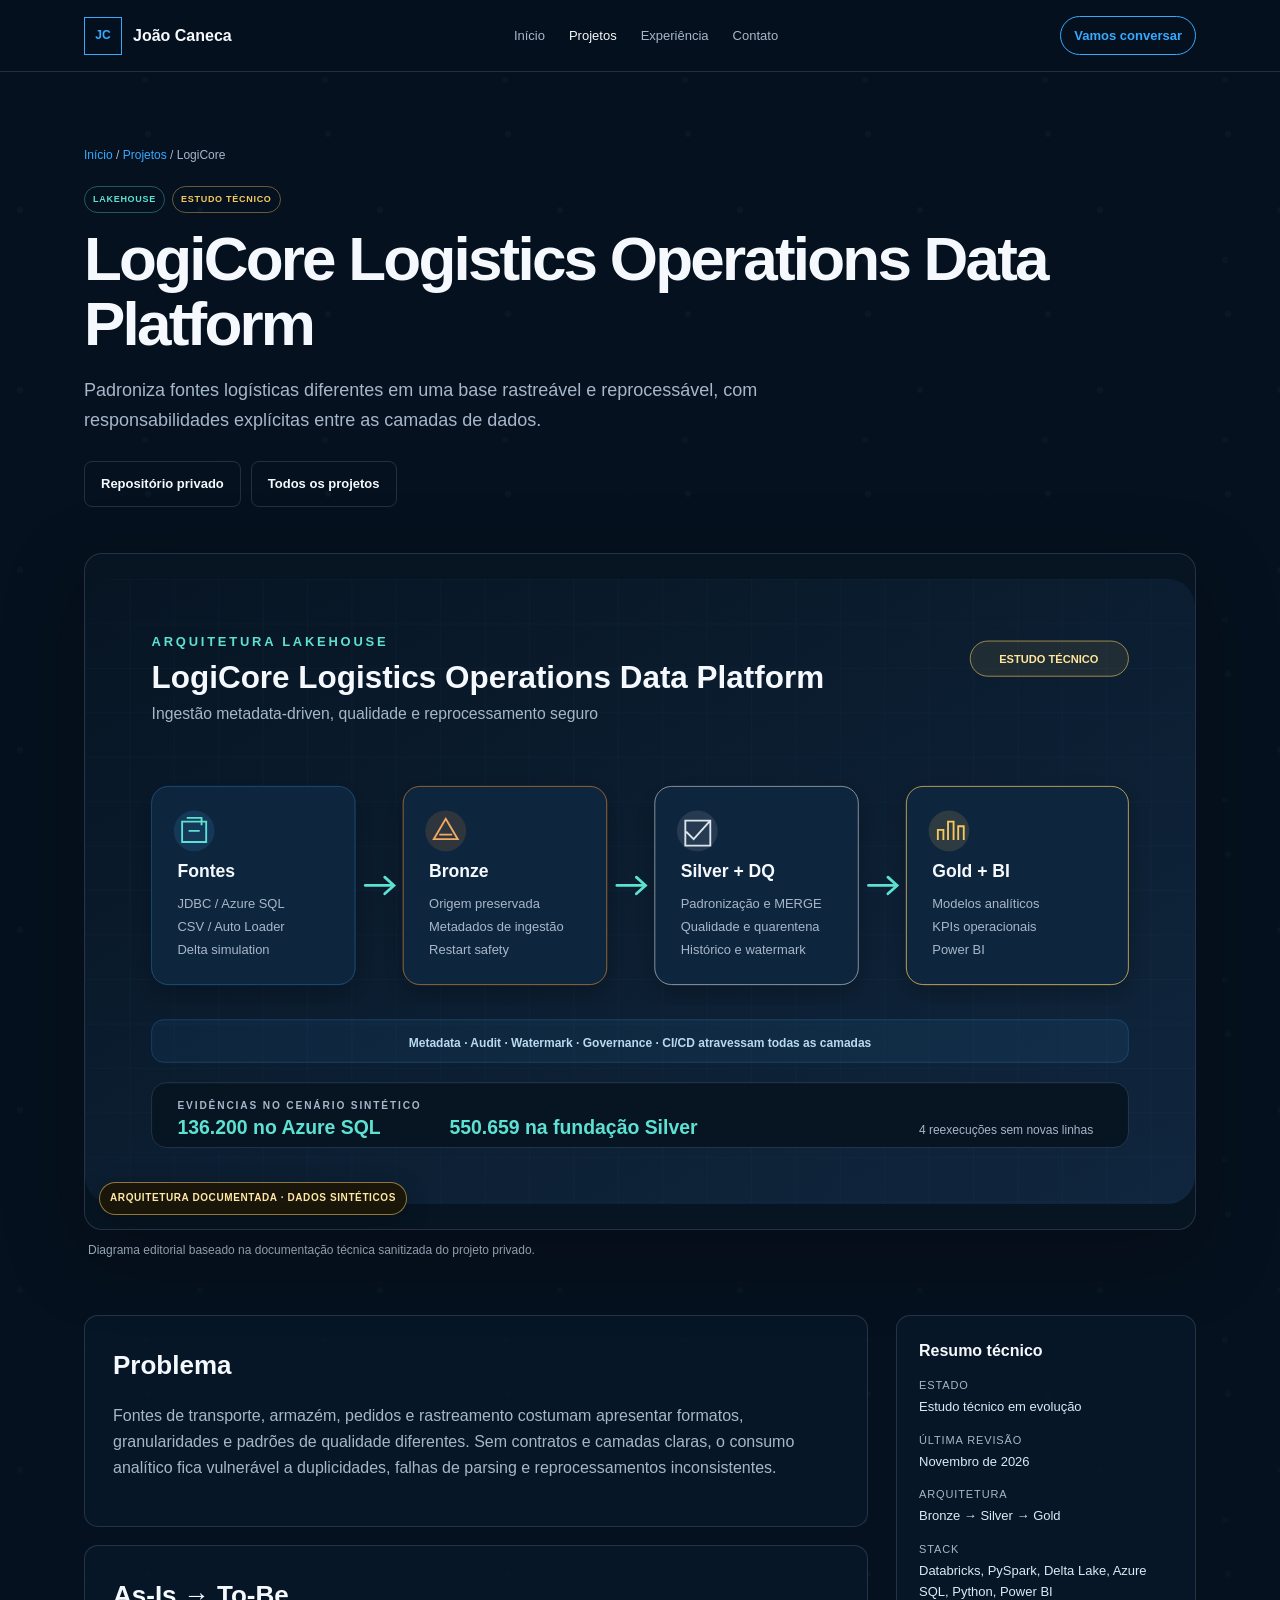
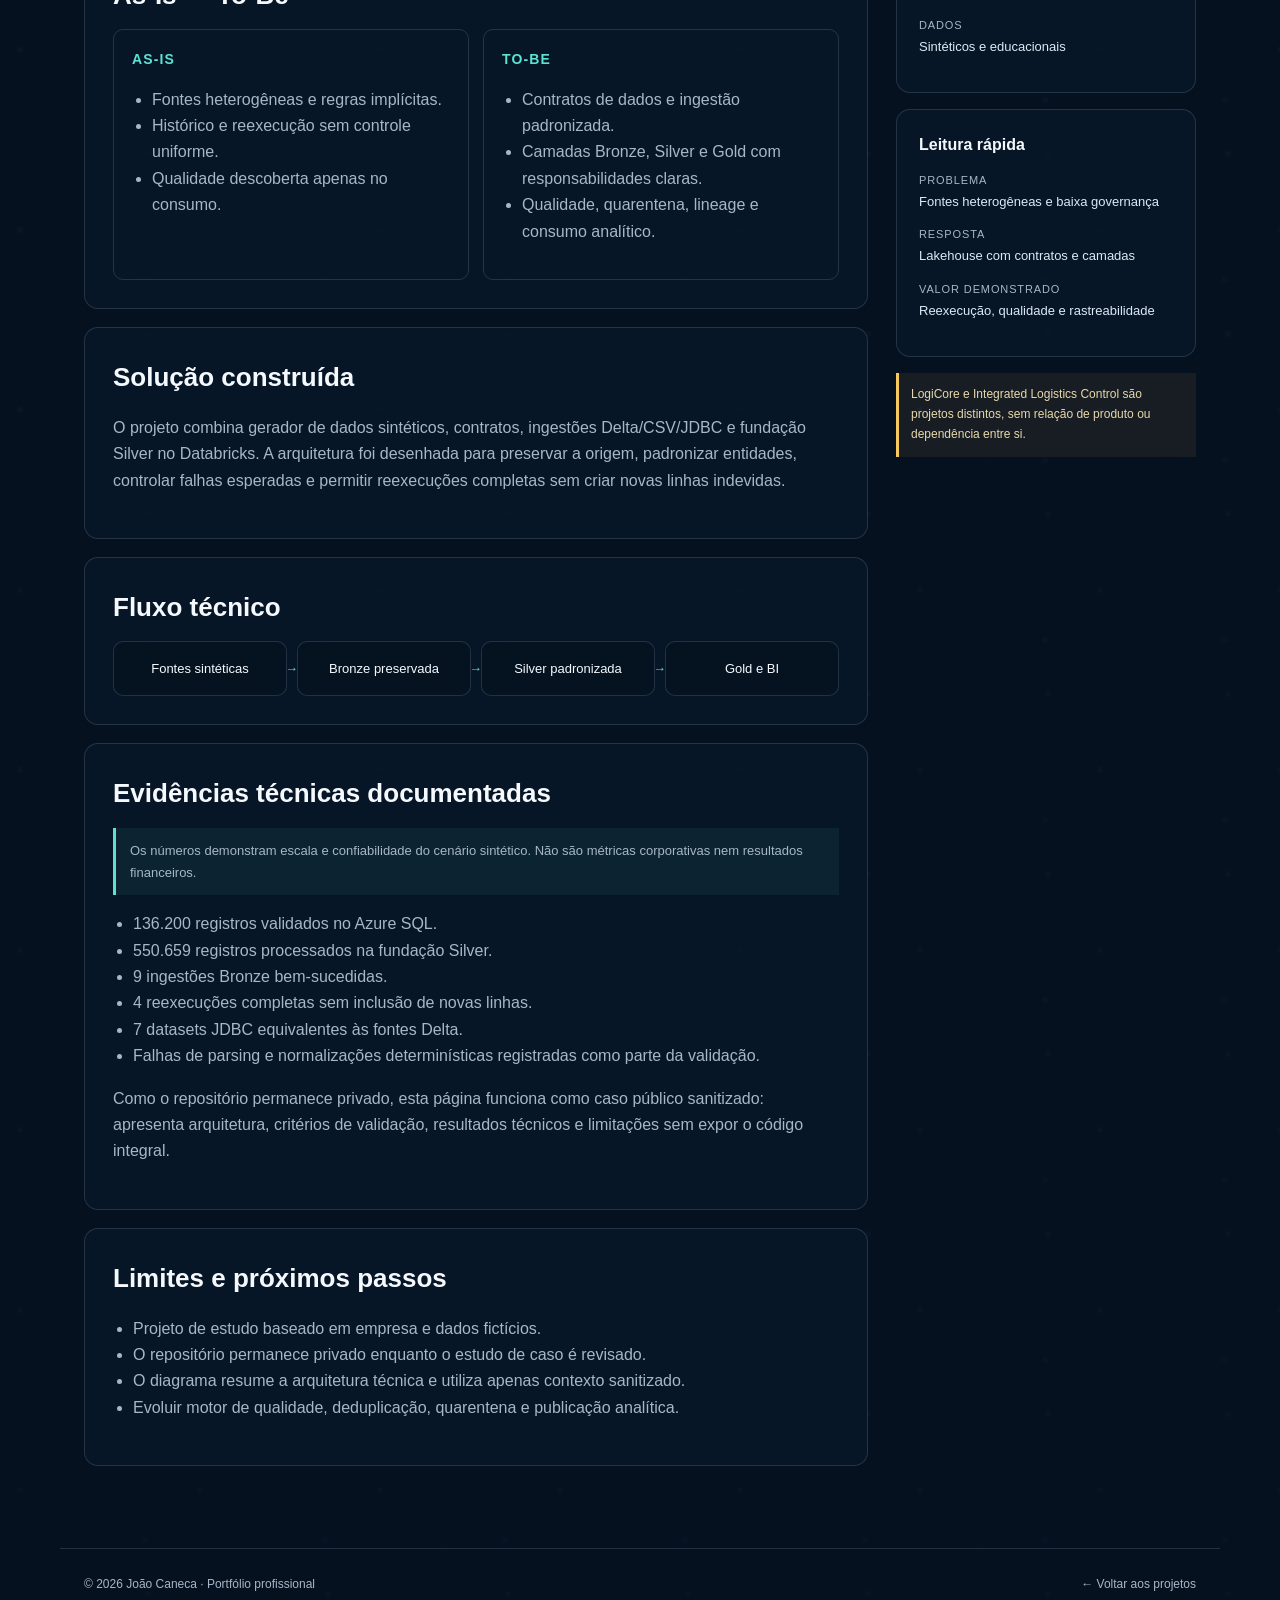
<file: projetos/logicore.html>
<!doctype html><html lang="pt-BR"><head><meta charset="utf-8"><meta name="viewport" content="width=device-width,initial-scale=1"><title>LogiCore Data Platform — Case João Caneca</title><meta name="description" content="Estudo de caso LogiCore: plataforma Lakehouse Bronze, Silver e Gold para operações logísticas."><link rel="canonical" href="https://soba-jopeca.github.io/projetos/logicore.html"><meta property="og:title" content="LogiCore Data Platform — Case João Caneca"><meta property="og:description" content="Lakehouse em camadas para qualidade, reprocessamento e analytics logístico."><meta property="og:type" content="article"><meta property="og:url" content="https://soba-jopeca.github.io/projetos/logicore.html"><meta property="og:image" content="https://soba-jopeca.github.io/assets/logicore-concept.webp"><meta name="twitter:card" content="summary_large_image"><link rel="icon" href="../assets/favicon.svg"><link rel="stylesheet" href="../assets/site.css"></head><body><a class="skip" href="#conteudo">Ir para o conteúdo</a><header class="nav"><div class="nav-inner"><a class="brand" href="../index.html"><span class="mark">JC</span>João Caneca</a><button class="menu-toggle" type="button" aria-expanded="false" aria-controls="menu">Menu</button><nav class="nav-links" id="menu"><a href="../index.html">Início</a><a href="../projetos.html" aria-current="page">Projetos</a><a href="../index.html#experiencia">Experiência</a><a href="../index.html#contato">Contato</a></nav><a class="nav-cta" href="../index.html#contato">Vamos conversar</a></div></header><main id="conteudo"><header class="page-hero"><div class="crumbs"><a href="../index.html">Início</a> / <a href="../projetos.html">Projetos</a> / LogiCore</div><div class="tags"><span class="tag">Lakehouse</span><span class="tag status">Estudo técnico</span></div><h1>LogiCore Logistics Operations Data Platform</h1><p>Padroniza fontes logísticas diferentes em uma base rastreável e reprocessável, com responsabilidades explícitas entre as camadas de dados.</p><div class="actions"><span class="btn">Repositório privado</span><a class="btn" href="../projetos.html">Todos os projetos</a></div></header><section class="case-cover"><div class="cover-frame"><img src="../assets/logicore-architecture.svg" alt="Arquitetura Lakehouse documentada da plataforma LogiCore" width="1200" height="675"><span class="demo-label">ARQUITETURA DOCUMENTADA · DADOS SINTÉTICOS</span></div><p class="diagram-source">Diagrama editorial baseado na documentação técnica sanitizada do projeto privado.</p></section><div class="case-layout"><div class="case-main">
<section class="case-section"><h2>Problema</h2><p>Fontes de transporte, armazém, pedidos e rastreamento costumam apresentar formatos, granularidades e padrões de qualidade diferentes. Sem contratos e camadas claras, o consumo analítico fica vulnerável a duplicidades, falhas de parsing e reprocessamentos inconsistentes.</p></section>
<section class="case-section"><h2>As-Is → To-Be</h2><div class="compare"><article><h3>As-Is</h3><ul><li>Fontes heterogêneas e regras implícitas.</li><li>Histórico e reexecução sem controle uniforme.</li><li>Qualidade descoberta apenas no consumo.</li></ul></article><article><h3>To-Be</h3><ul><li>Contratos de dados e ingestão padronizada.</li><li>Camadas Bronze, Silver e Gold com responsabilidades claras.</li><li>Qualidade, quarentena, lineage e consumo analítico.</li></ul></article></div></section>
<section class="case-section"><h2>Solução construída</h2><p>O projeto combina gerador de dados sintéticos, contratos, ingestões Delta/CSV/JDBC e fundação Silver no Databricks. A arquitetura foi desenhada para preservar a origem, padronizar entidades, controlar falhas esperadas e permitir reexecuções completas sem criar novas linhas indevidas.</p></section>
<section class="case-section"><h2>Fluxo técnico</h2><div class="architecture"><div class="stage">Fontes sintéticas</div><div class="stage">Bronze preservada</div><div class="stage">Silver padronizada</div><div class="stage">Gold e BI</div></div></section>
<section class="case-section"><h2>Evidências técnicas documentadas</h2><p class="evidence-note">Os números demonstram escala e confiabilidade do cenário sintético. Não são métricas corporativas nem resultados financeiros.</p><ul><li>136.200 registros validados no Azure SQL.</li><li>550.659 registros processados na fundação Silver.</li><li>9 ingestões Bronze bem-sucedidas.</li><li>4 reexecuções completas sem inclusão de novas linhas.</li><li>7 datasets JDBC equivalentes às fontes Delta.</li><li>Falhas de parsing e normalizações determinísticas registradas como parte da validação.</li></ul><p>Como o repositório permanece privado, esta página funciona como caso público sanitizado: apresenta arquitetura, critérios de validação, resultados técnicos e limitações sem expor o código integral.</p></section>
<section class="case-section"><h2>Limites e próximos passos</h2><ul><li>Projeto de estudo baseado em empresa e dados fictícios.</li><li>O repositório permanece privado enquanto o estudo de caso é revisado.</li><li>O diagrama resume a arquitetura técnica e utiliza apenas contexto sanitizado.</li><li>Evoluir motor de qualidade, deduplicação, quarentena e publicação analítica.</li></ul></section>
</div><aside class="case-side"><div class="side-card"><h2>Resumo técnico</h2><dl><dt>Estado</dt><dd>Estudo técnico em evolução</dd><dt>Última revisão</dt><dd>Novembro de 2026</dd><dt>Arquitetura</dt><dd>Bronze → Silver → Gold</dd><dt>Stack</dt><dd>Databricks, PySpark, Delta Lake, Azure SQL, Python, Power BI</dd><dt>Dados</dt><dd>Sintéticos e educacionais</dd></dl></div><div class="side-card"><h2>Leitura rápida</h2><dl><dt>Problema</dt><dd>Fontes heterogêneas e baixa governança</dd><dt>Resposta</dt><dd>Lakehouse com contratos e camadas</dd><dt>Valor demonstrado</dt><dd>Reexecução, qualidade e rastreabilidade</dd></dl></div><div class="notice">LogiCore e Integrated Logistics Control são projetos distintos, sem relação de produto ou dependência entre si.</div></aside></div></main><footer><span>© <span data-current-year>2026</span> João Caneca · Portfólio profissional</span><span><a href="../projetos.html">← Voltar aos projetos</a></span></footer><button class="back-top" type="button" aria-label="Voltar ao topo">↑</button><script src="../assets/site.js"></script></body></html>
</file>
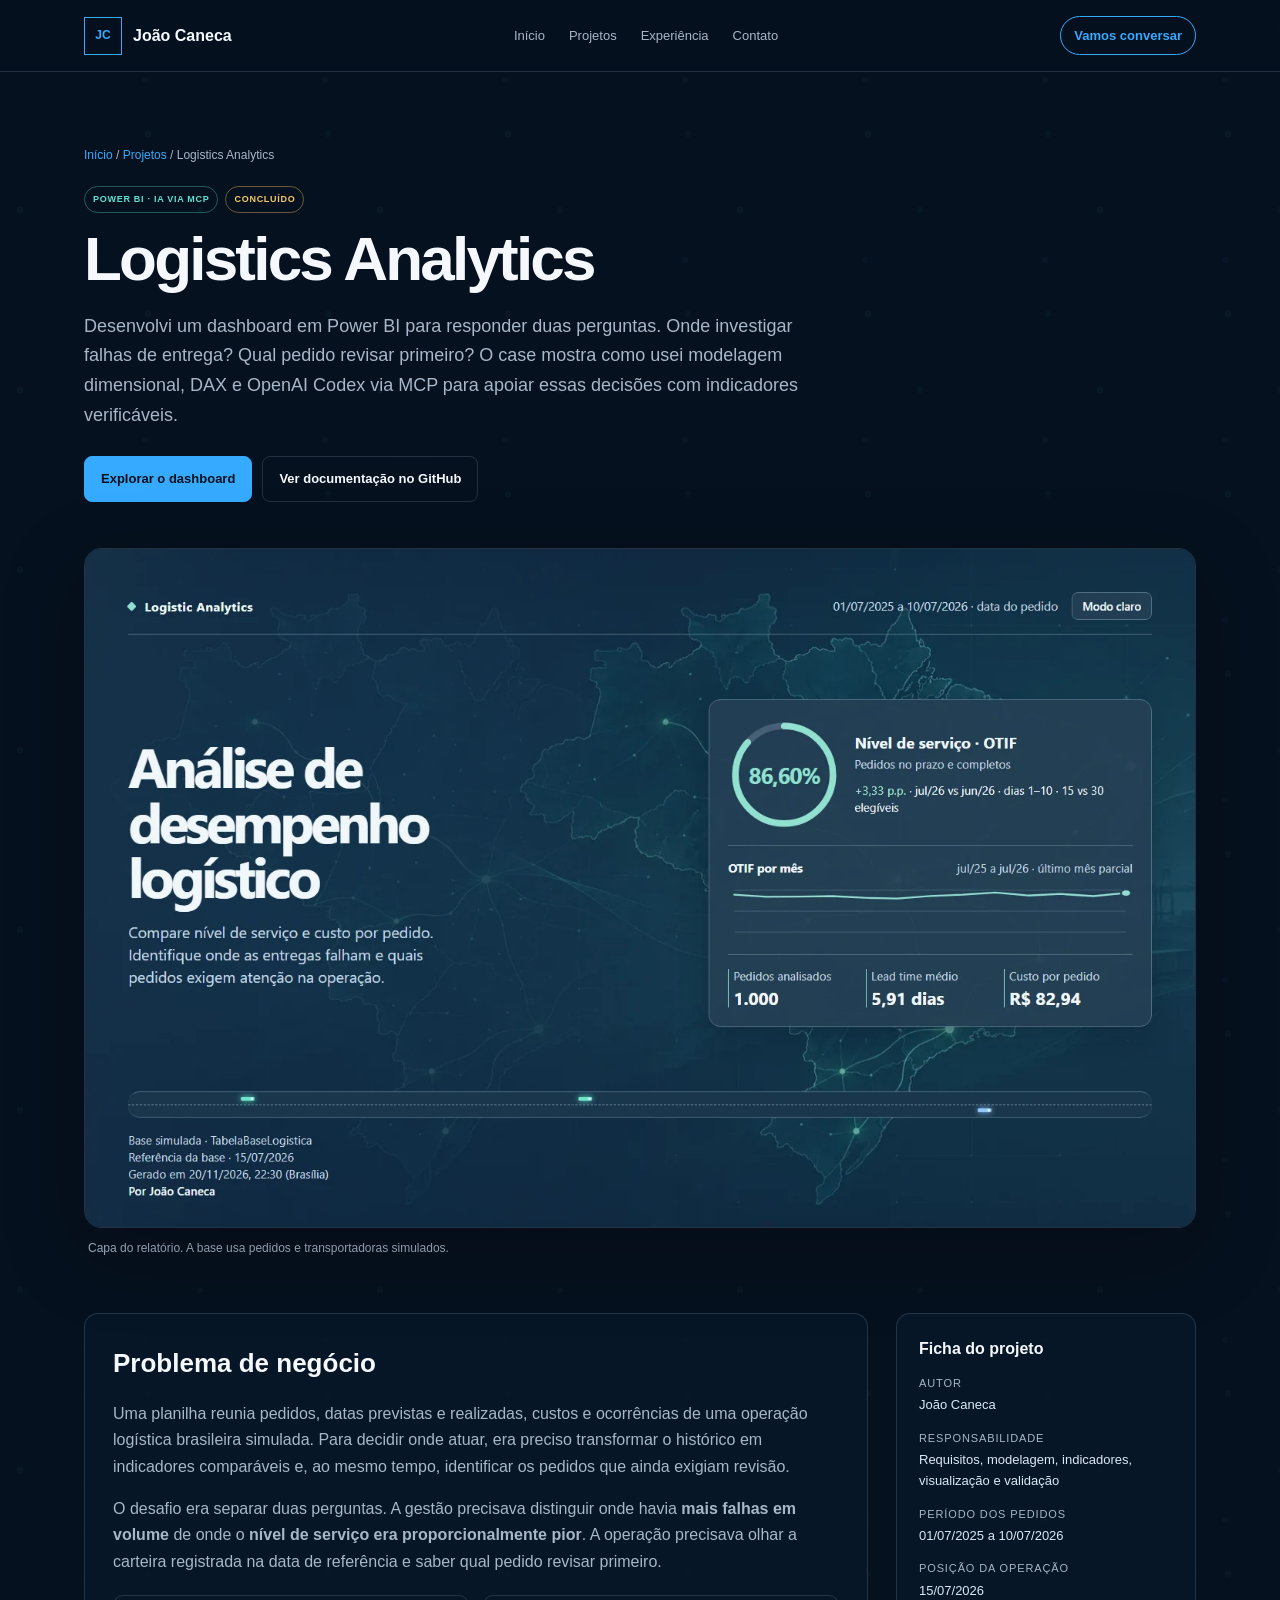
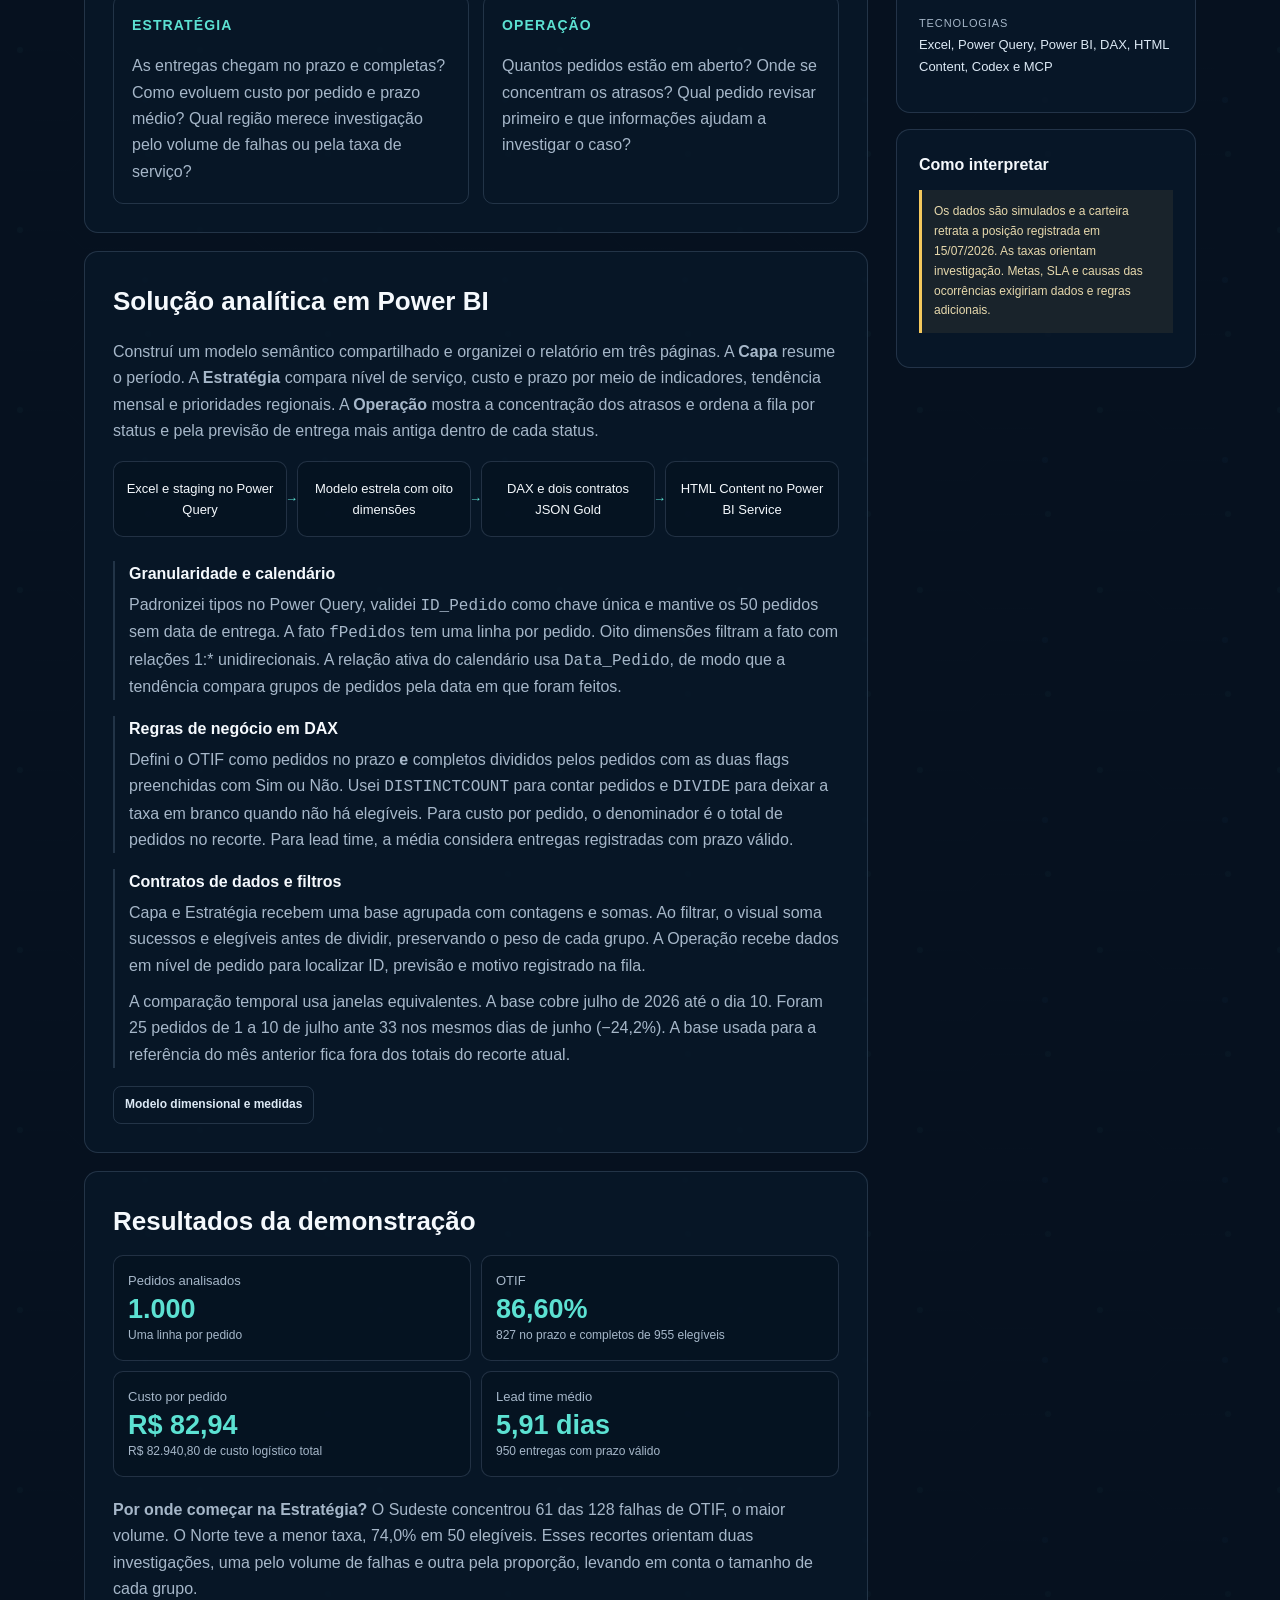
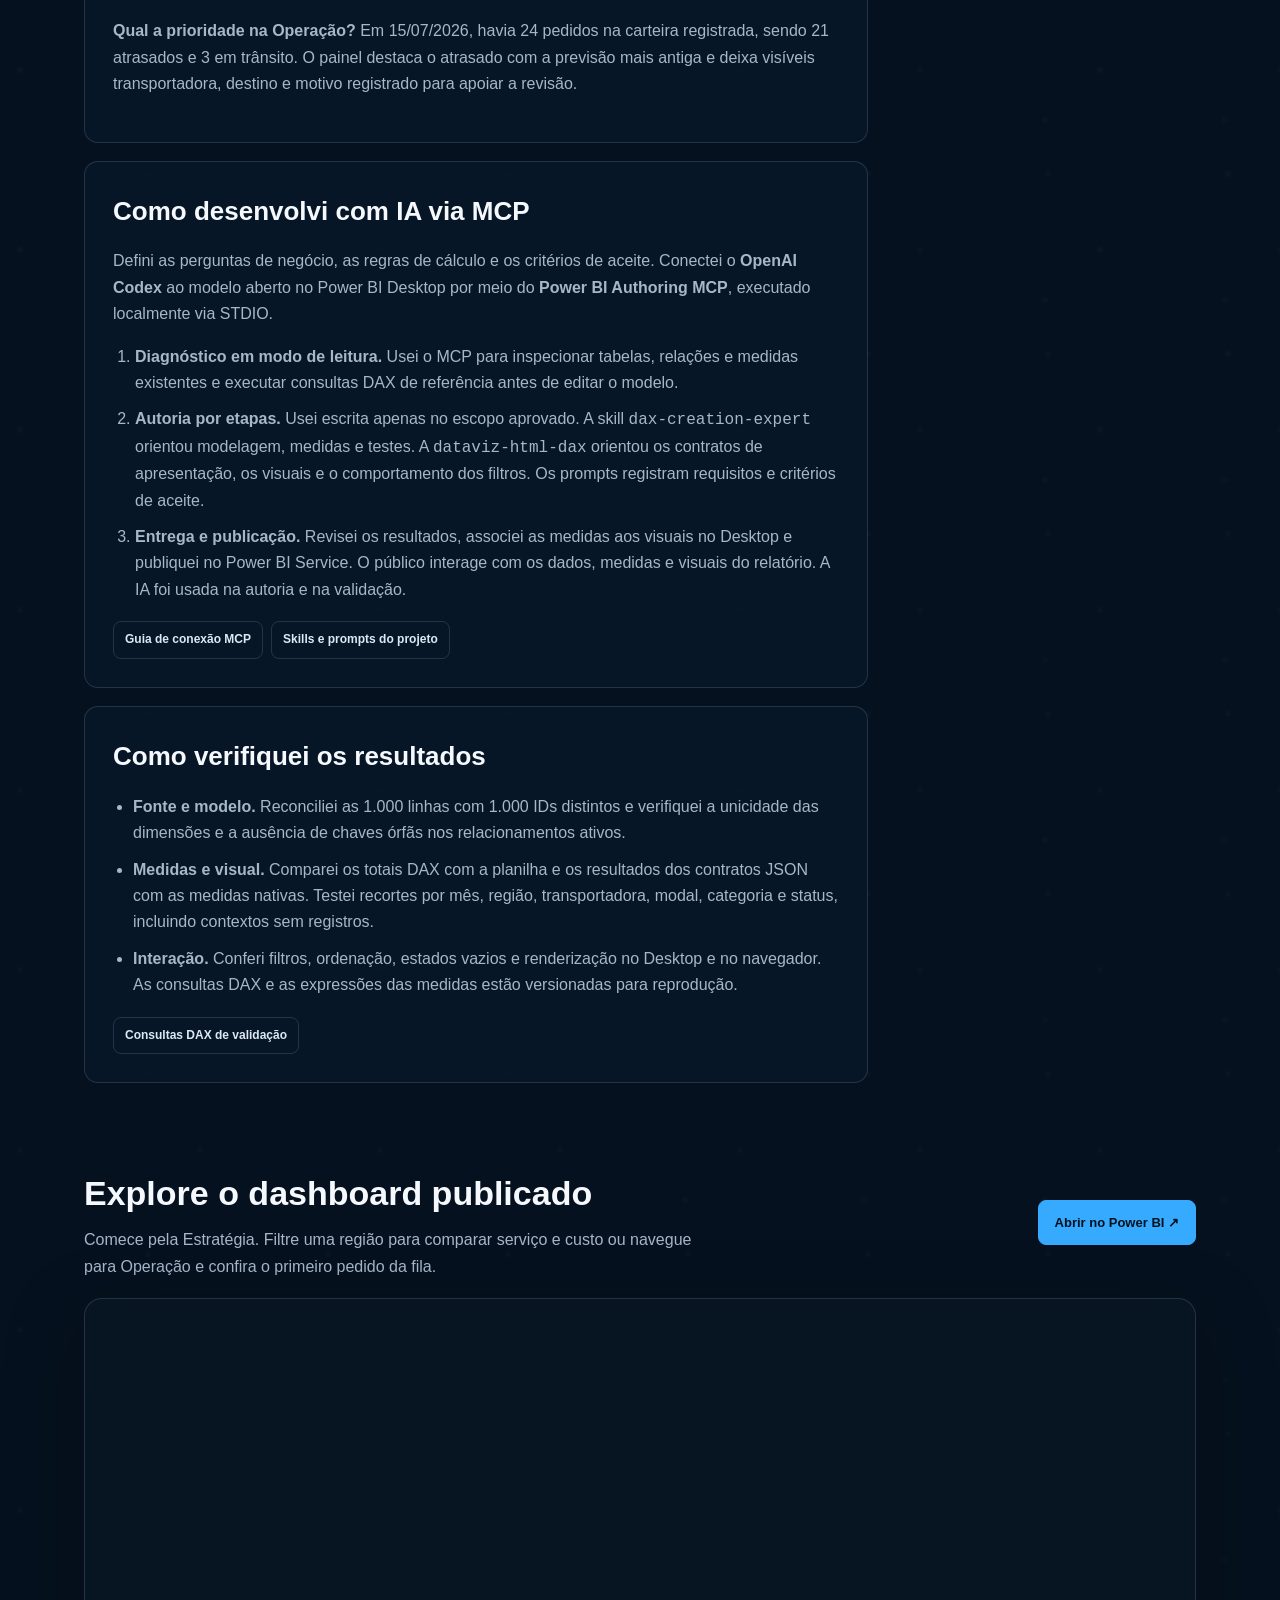
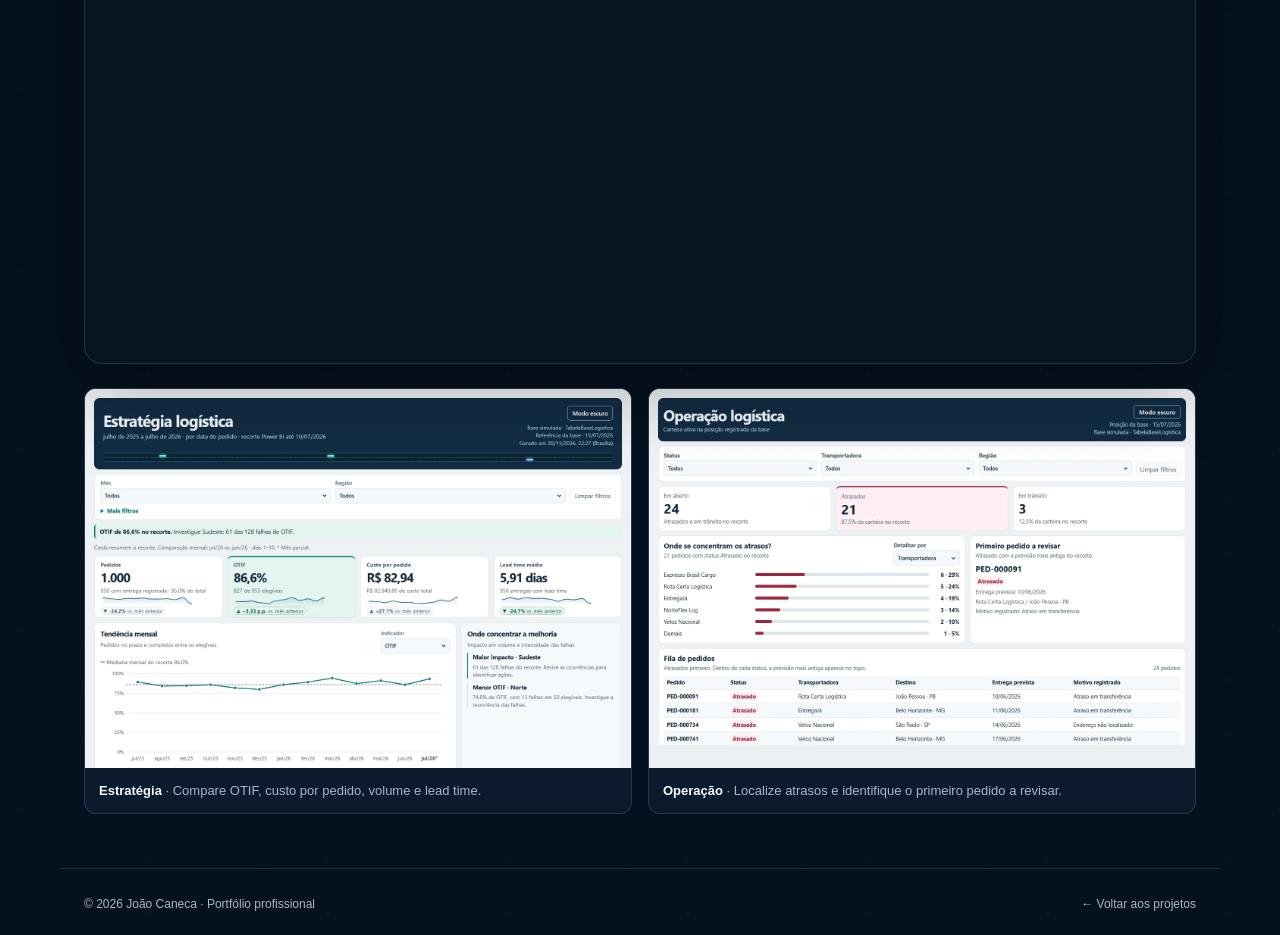
<file: projetos/logistics-analytics.html>
<!doctype html>
<html lang="pt-BR">
<head>
  <meta charset="utf-8">
  <meta name="viewport" content="width=device-width, initial-scale=1">
  <title>Logistics Analytics · Estudo de caso de João Caneca</title>
  <meta name="description" content="Estudo de caso de João Caneca sobre nível de serviço e priorização logística. Veja o dashboard em Power BI, o modelo DAX e o desenvolvimento com OpenAI Codex via MCP.">
  <link rel="canonical" href="https://soba-jopeca.github.io/projetos/logistics-analytics.html">
  <meta property="og:type" content="article">
  <meta property="og:title" content="Logistics Analytics · Power BI com Codex via MCP">
  <meta property="og:description" content="Da planilha ao Power BI publicado. Veja as decisões de negócio, a modelagem, o DAX e a validação com Codex via MCP.">
  <meta property="og:url" content="https://soba-jopeca.github.io/projetos/logistics-analytics.html">
  <meta property="og:image" content="https://soba-jopeca.github.io/assets/logistics-analytics-social.jpg">
  <meta property="og:image:width" content="1200">
  <meta property="og:image:height" content="630">
  <meta property="og:image:alt" content="Capa do Logistics Analytics com mapa de rotas e OTIF de 86,60%">
  <meta name="twitter:card" content="summary_large_image">
  <link rel="icon" href="../assets/favicon.svg" type="image/svg+xml">
  <link rel="stylesheet" href="../assets/site.css">
</head>
<body>
  <a class="skip" href="#conteudo">Ir para o conteúdo</a>
  <header class="nav">
    <div class="nav-inner">
      <a class="brand" href="../index.html"><span class="mark">JC</span>João Caneca</a>
      <button class="menu-toggle" type="button" aria-expanded="false" aria-controls="menu">Menu</button>
      <nav class="nav-links" id="menu" aria-label="Navegação principal">
        <a href="../index.html">Início</a>
        <a href="../projetos.html">Projetos</a>
        <a href="../index.html#experiencia">Experiência</a>
        <a href="../index.html#contato">Contato</a>
      </nav>
      <a class="nav-cta" href="../index.html#contato">Vamos conversar</a>
    </div>
  </header>

  <main id="conteudo">
    <header class="page-hero">
      <nav class="crumbs" aria-label="Localização">
        <a href="../index.html">Início</a> / <a href="../projetos.html">Projetos</a> / <span aria-current="page">Logistics Analytics</span>
      </nav>
      <div class="tags"><span class="tag">Power BI · IA via MCP</span><span class="tag status">Concluído</span></div>
      <h1>Logistics Analytics</h1>
      <p>Desenvolvi um dashboard em Power BI para responder duas perguntas. Onde investigar falhas de entrega? Qual pedido revisar primeiro? O case mostra como usei modelagem dimensional, DAX e OpenAI Codex via MCP para apoiar essas decisões com indicadores verificáveis.</p>
      <div class="actions">
        <a class="btn primary" href="#demo">Explorar o dashboard</a>
        <a class="btn" href="https://github.com/Soba-Jopeca/logistics-analytics">Ver documentação no GitHub</a>
      </div>
    </header>

    <figure class="case-cover la-cover">
      <div class="cover-frame">
        <img src="../assets/logistics-analytics-capa.webp" width="1440" height="880" fetchpriority="high" alt="Capa do Logistics Analytics com mapa de rotas, tendência mensal e painel de OTIF">
      </div>
      <figcaption class="diagram-source">Capa do relatório. A base usa pedidos e transportadoras simulados.</figcaption>
    </figure>

    <div class="case-layout">
      <div class="case-main">
        <section class="case-section" aria-labelledby="problema">
          <h2 id="problema">Problema de negócio</h2>
          <p>Uma planilha reunia pedidos, datas previstas e realizadas, custos e ocorrências de uma operação logística brasileira simulada. Para decidir onde atuar, era preciso transformar o histórico em indicadores comparáveis e, ao mesmo tempo, identificar os pedidos que ainda exigiam revisão.</p>
          <p>O desafio era separar duas perguntas. A gestão precisava distinguir onde havia <strong>mais falhas em volume</strong> de onde o <strong>nível de serviço era proporcionalmente pior</strong>. A operação precisava olhar a carteira registrada na data de referência e saber qual pedido revisar primeiro.</p>
          <div class="compare la-questions">
            <article>
              <h3>Estratégia</h3>
              <p>As entregas chegam no prazo e completas? Como evoluem custo por pedido e prazo médio? Qual região merece investigação pelo volume de falhas ou pela taxa de serviço?</p>
            </article>
            <article>
              <h3>Operação</h3>
              <p>Quantos pedidos estão em aberto? Onde se concentram os atrasos? Qual pedido revisar primeiro e que informações ajudam a investigar o caso?</p>
            </article>
          </div>
        </section>

        <section class="case-section" aria-labelledby="solucao">
          <h2 id="solucao">Solução analítica em Power BI</h2>
          <p>Construí um modelo semântico compartilhado e organizei o relatório em três páginas. A <strong>Capa</strong> resume o período. A <strong>Estratégia</strong> compara nível de serviço, custo e prazo por meio de indicadores, tendência mensal e prioridades regionais. A <strong>Operação</strong> mostra a concentração dos atrasos e ordena a fila por status e pela previsão de entrega mais antiga dentro de cada status.</p>
          <div class="architecture" role="list" aria-label="Fluxo de dados do relatório">
            <div class="stage" role="listitem">Excel e staging no Power Query</div>
            <div class="stage" role="listitem">Modelo estrela com oito dimensões</div>
            <div class="stage" role="listitem">DAX e dois contratos JSON Gold</div>
            <div class="stage" role="listitem">HTML Content no Power BI Service</div>
          </div>

          <div class="la-design">
            <div>
              <h3>Granularidade e calendário</h3>
              <p>Padronizei tipos no Power Query, validei <code>ID_Pedido</code> como chave única e mantive os 50 pedidos sem data de entrega. A fato <code>fPedidos</code> tem uma linha por pedido. Oito dimensões filtram a fato com relações 1:* unidirecionais. A relação ativa do calendário usa <code>Data_Pedido</code>, de modo que a tendência compara grupos de pedidos pela data em que foram feitos.</p>
            </div>
            <div>
              <h3>Regras de negócio em DAX</h3>
              <p>Defini o OTIF como pedidos no prazo <strong>e</strong> completos divididos pelos pedidos com as duas flags preenchidas com Sim ou Não. Usei <code>DISTINCTCOUNT</code> para contar pedidos e <code>DIVIDE</code> para deixar a taxa em branco quando não há elegíveis. Para custo por pedido, o denominador é o total de pedidos no recorte. Para lead time, a média considera entregas registradas com prazo válido.</p>
            </div>
            <div>
              <h3>Contratos de dados e filtros</h3>
              <p>Capa e Estratégia recebem uma base agrupada com contagens e somas. Ao filtrar, o visual soma sucessos e elegíveis antes de dividir, preservando o peso de cada grupo. A Operação recebe dados em nível de pedido para localizar ID, previsão e motivo registrado na fila.</p>
              <p>A comparação temporal usa janelas equivalentes. A base cobre julho de 2026 até o dia 10. Foram 25 pedidos de 1 a 10 de julho ante 33 nos mesmos dias de junho (−24,2%). A base usada para a referência do mês anterior fica fora dos totais do recorte atual.</p>
            </div>
          </div>
          <div class="evidence-links">
            <a href="https://github.com/Soba-Jopeca/logistics-analytics/blob/main/docs/modelo-e-medidas.md">Modelo dimensional e medidas</a>
          </div>
        </section>

        <section class="case-section" aria-labelledby="resultados">
          <h2 id="resultados">Resultados da demonstração</h2>
          <dl class="la-results">
            <div><dt>Pedidos analisados</dt><dd>1.000<span>Uma linha por pedido</span></dd></div>
            <div><dt>OTIF</dt><dd>86,60%<span>827 no prazo e completos de 955 elegíveis</span></dd></div>
            <div><dt>Custo por pedido</dt><dd>R$ 82,94<span>R$ 82.940,80 de custo logístico total</span></dd></div>
            <div><dt>Lead time médio</dt><dd>5,91 dias<span>950 entregas com prazo válido</span></dd></div>
          </dl>
          <p><strong>Por onde começar na Estratégia?</strong> O Sudeste concentrou 61 das 128 falhas de OTIF, o maior volume. O Norte teve a menor taxa, 74,0% em 50 elegíveis. Esses recortes orientam duas investigações, uma pelo volume de falhas e outra pela proporção, levando em conta o tamanho de cada grupo.</p>
          <p><strong>Qual a prioridade na Operação?</strong> Em 15/07/2026, havia 24 pedidos na carteira registrada, sendo 21 atrasados e 3 em trânsito. O painel destaca o atrasado com a previsão mais antiga e deixa visíveis transportadora, destino e motivo registrado para apoiar a revisão.</p>
        </section>

        <section class="case-section" aria-labelledby="ia">
          <h2 id="ia">Como desenvolvi com IA via MCP</h2>
          <p>Defini as perguntas de negócio, as regras de cálculo e os critérios de aceite. Conectei o <strong>OpenAI Codex</strong> ao modelo aberto no Power BI Desktop por meio do <strong>Power BI Authoring MCP</strong>, executado localmente via STDIO.</p>
          <ol class="la-process">
            <li><strong>Diagnóstico em modo de leitura.</strong> Usei o MCP para inspecionar tabelas, relações e medidas existentes e executar consultas DAX de referência antes de editar o modelo.</li>
            <li><strong>Autoria por etapas.</strong> Usei escrita apenas no escopo aprovado. A skill <code>dax-creation-expert</code> orientou modelagem, medidas e testes. A <code>dataviz-html-dax</code> orientou os contratos de apresentação, os visuais e o comportamento dos filtros. Os prompts registram requisitos e critérios de aceite.</li>
            <li><strong>Entrega e publicação.</strong> Revisei os resultados, associei as medidas aos visuais no Desktop e publiquei no Power BI Service. O público interage com os dados, medidas e visuais do relatório. A IA foi usada na autoria e na validação.</li>
          </ol>
          <div class="evidence-links">
            <a href="https://github.com/Soba-Jopeca/logistics-analytics/blob/main/docs/conexao-mcp.md">Guia de conexão MCP</a>
            <a href="https://github.com/Soba-Jopeca/logistics-analytics/blob/main/docs/prompts-e-skills.md">Skills e prompts do projeto</a>
          </div>
        </section>

        <section class="case-section" aria-labelledby="validacao">
          <h2 id="validacao">Como verifiquei os resultados</h2>
          <ul class="la-process">
            <li><strong>Fonte e modelo.</strong> Reconciliei as 1.000 linhas com 1.000 IDs distintos e verifiquei a unicidade das dimensões e a ausência de chaves órfãs nos relacionamentos ativos.</li>
            <li><strong>Medidas e visual.</strong> Comparei os totais DAX com a planilha e os resultados dos contratos JSON com as medidas nativas. Testei recortes por mês, região, transportadora, modal, categoria e status, incluindo contextos sem registros.</li>
            <li><strong>Interação.</strong> Conferi filtros, ordenação, estados vazios e renderização no Desktop e no navegador. As consultas DAX e as expressões das medidas estão versionadas para reprodução.</li>
          </ul>
          <div class="evidence-links">
            <a href="https://github.com/Soba-Jopeca/logistics-analytics/blob/main/examples/validacao.dax">Consultas DAX de validação</a>
          </div>
        </section>
      </div>

      <aside class="case-side" aria-label="Ficha do projeto">
        <section class="side-card">
          <h2>Ficha do projeto</h2>
          <dl>
            <dt>Autor</dt><dd>João Caneca</dd>
            <dt>Responsabilidade</dt><dd>Requisitos, modelagem, indicadores, visualização e validação</dd>
            <dt>Período dos pedidos</dt><dd>01/07/2025 a 10/07/2026</dd>
            <dt>Posição da operação</dt><dd>15/07/2026</dd>
            <dt>Tecnologias</dt><dd>Excel, Power Query, Power BI, DAX, HTML Content, Codex e MCP</dd>
          </dl>
        </section>
        <section class="side-card">
          <h2>Como interpretar</h2>
          <p class="notice">Os dados são simulados e a carteira retrata a posição registrada em 15/07/2026. As taxas orientam investigação. Metas, SLA e causas das ocorrências exigiriam dados e regras adicionais.</p>
        </section>
      </aside>
    </div>

    <section class="case-cover la-demo" id="demo" aria-labelledby="demo-title">
      <div class="la-demo-head">
        <div>
          <h2 id="demo-title">Explore o dashboard publicado</h2>
          <p>Comece pela Estratégia. Filtre uma região para comparar serviço e custo ou navegue para Operação e confira o primeiro pedido da fila.</p>
        </div>
        <a class="btn primary" href="https://app.powerbi.com/view?r=eyJrIjoiM2JhY2RjODEtM2IzOC00Y2ViLTgxM2EtNjU1MWQwZGRmMGMxIiwidCI6IjZkNTRhM2Y3LTM4YzItNDM2Ni1iNGNiLWVlZTg4NjI0NDI5NiJ9&amp;pageName=556cee0099956be5cb00" target="_blank" rel="noopener">Abrir no Power BI ↗</a>
      </div>
      <div class="cover-frame la-report">
        <iframe title="Dashboard interativo Logistics Analytics no Power BI" src="https://app.powerbi.com/view?r=eyJrIjoiM2JhY2RjODEtM2IzOC00Y2ViLTgxM2EtNjU1MWQwZGRmMGMxIiwidCI6IjZkNTRhM2Y3LTM4YzItNDM2Ni1iNGNiLWVlZTg4NjI0NDI5NiJ9&amp;pageName=2689c11a13c7045d3052" width="1024" height="612" loading="lazy" allowfullscreen></iframe>
      </div>
      <div class="la-gallery" aria-label="Prévias das páginas de análise">
        <figure>
          <img src="../assets/logistics-analytics-estrategia.webp" alt="Página Estratégia com filtros, indicadores, tendência mensal e prioridades regionais" width="1440" height="1000" loading="lazy">
          <figcaption><strong>Estratégia</strong> · Compare OTIF, custo por pedido, volume e lead time.</figcaption>
        </figure>
        <figure>
          <img src="../assets/logistics-analytics-operacao.webp" alt="Página Operação com carteira ativa, concentração de atrasos e fila de pedidos" width="1440" height="940" loading="lazy">
          <figcaption><strong>Operação</strong> · Localize atrasos e identifique o primeiro pedido a revisar.</figcaption>
        </figure>
      </div>
    </section>
  </main>

  <footer>
    <span>© <span data-current-year>2026</span> João Caneca · Portfólio profissional</span>
    <a href="../projetos.html">← Voltar aos projetos</a>
  </footer>
  <button class="back-top" type="button" aria-label="Voltar ao topo">↑</button>
  <script src="../assets/site.js"></script>
</body>
</html>
</file>
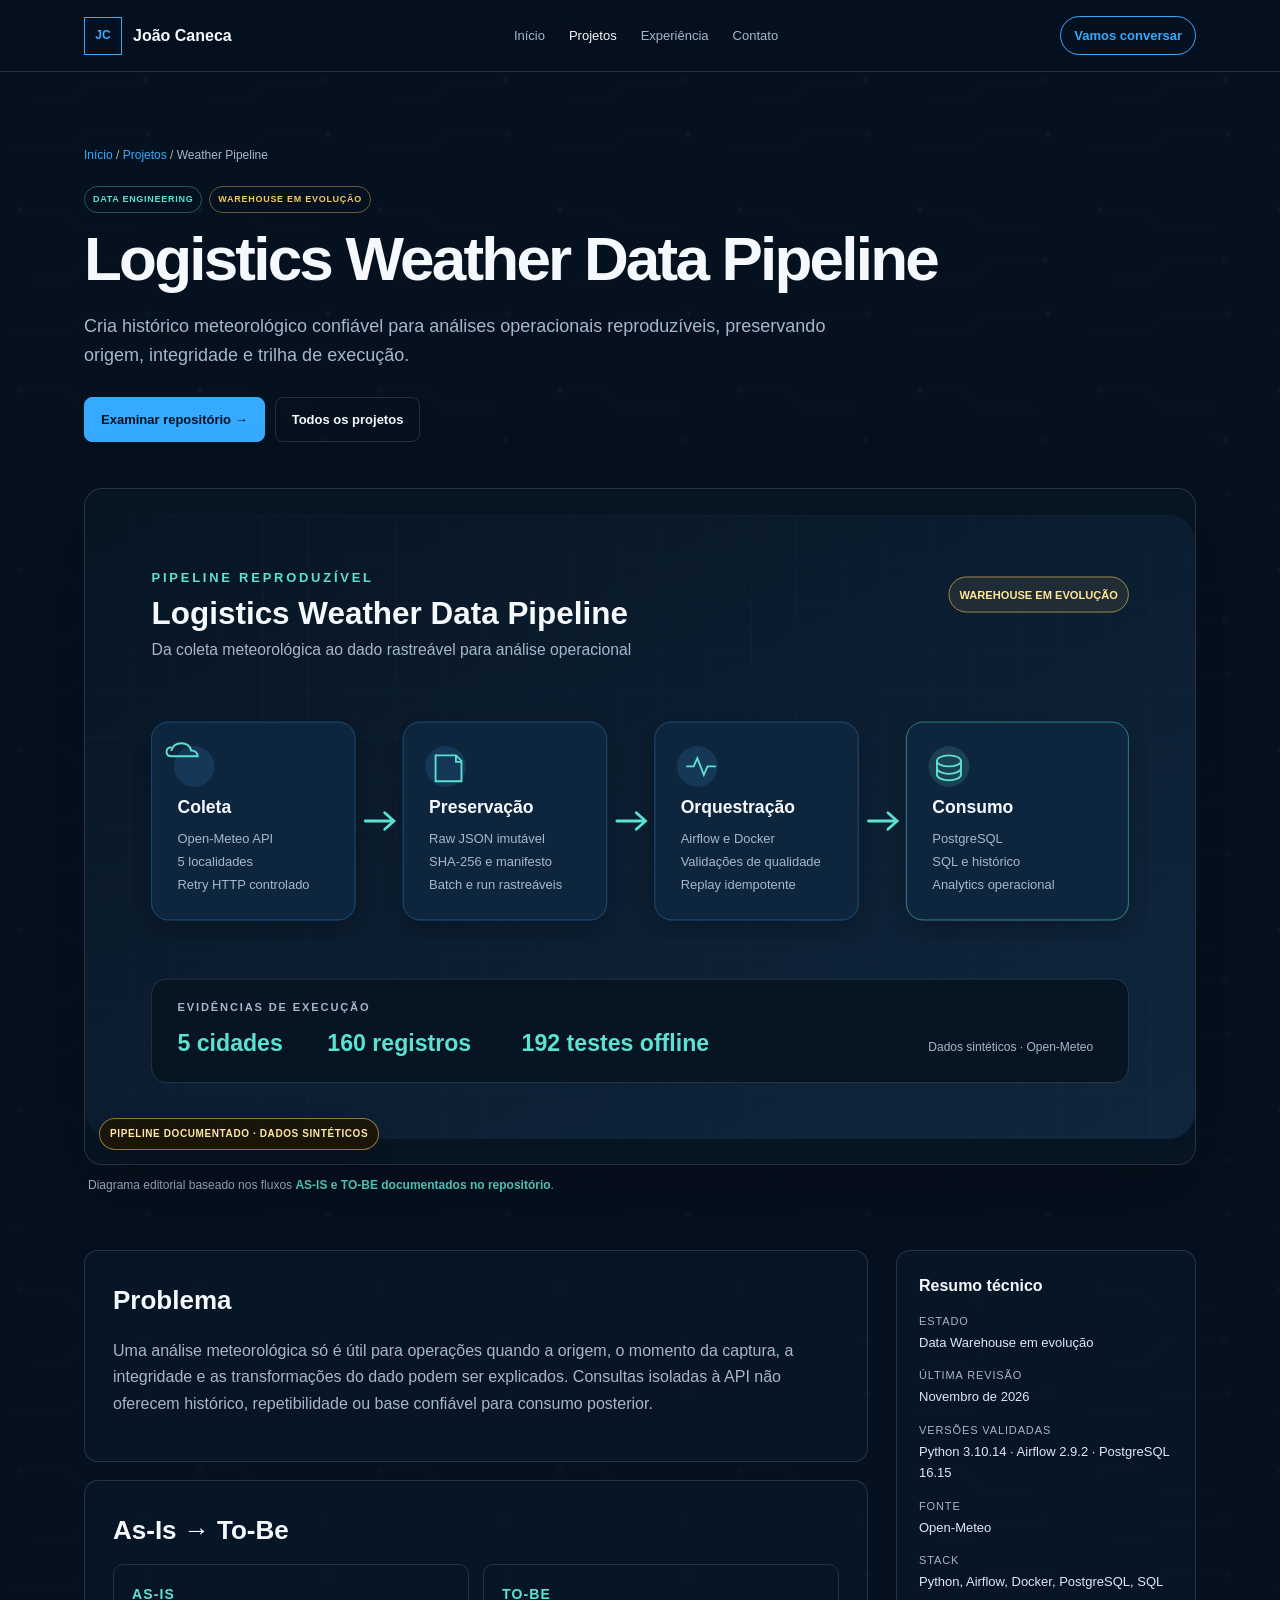
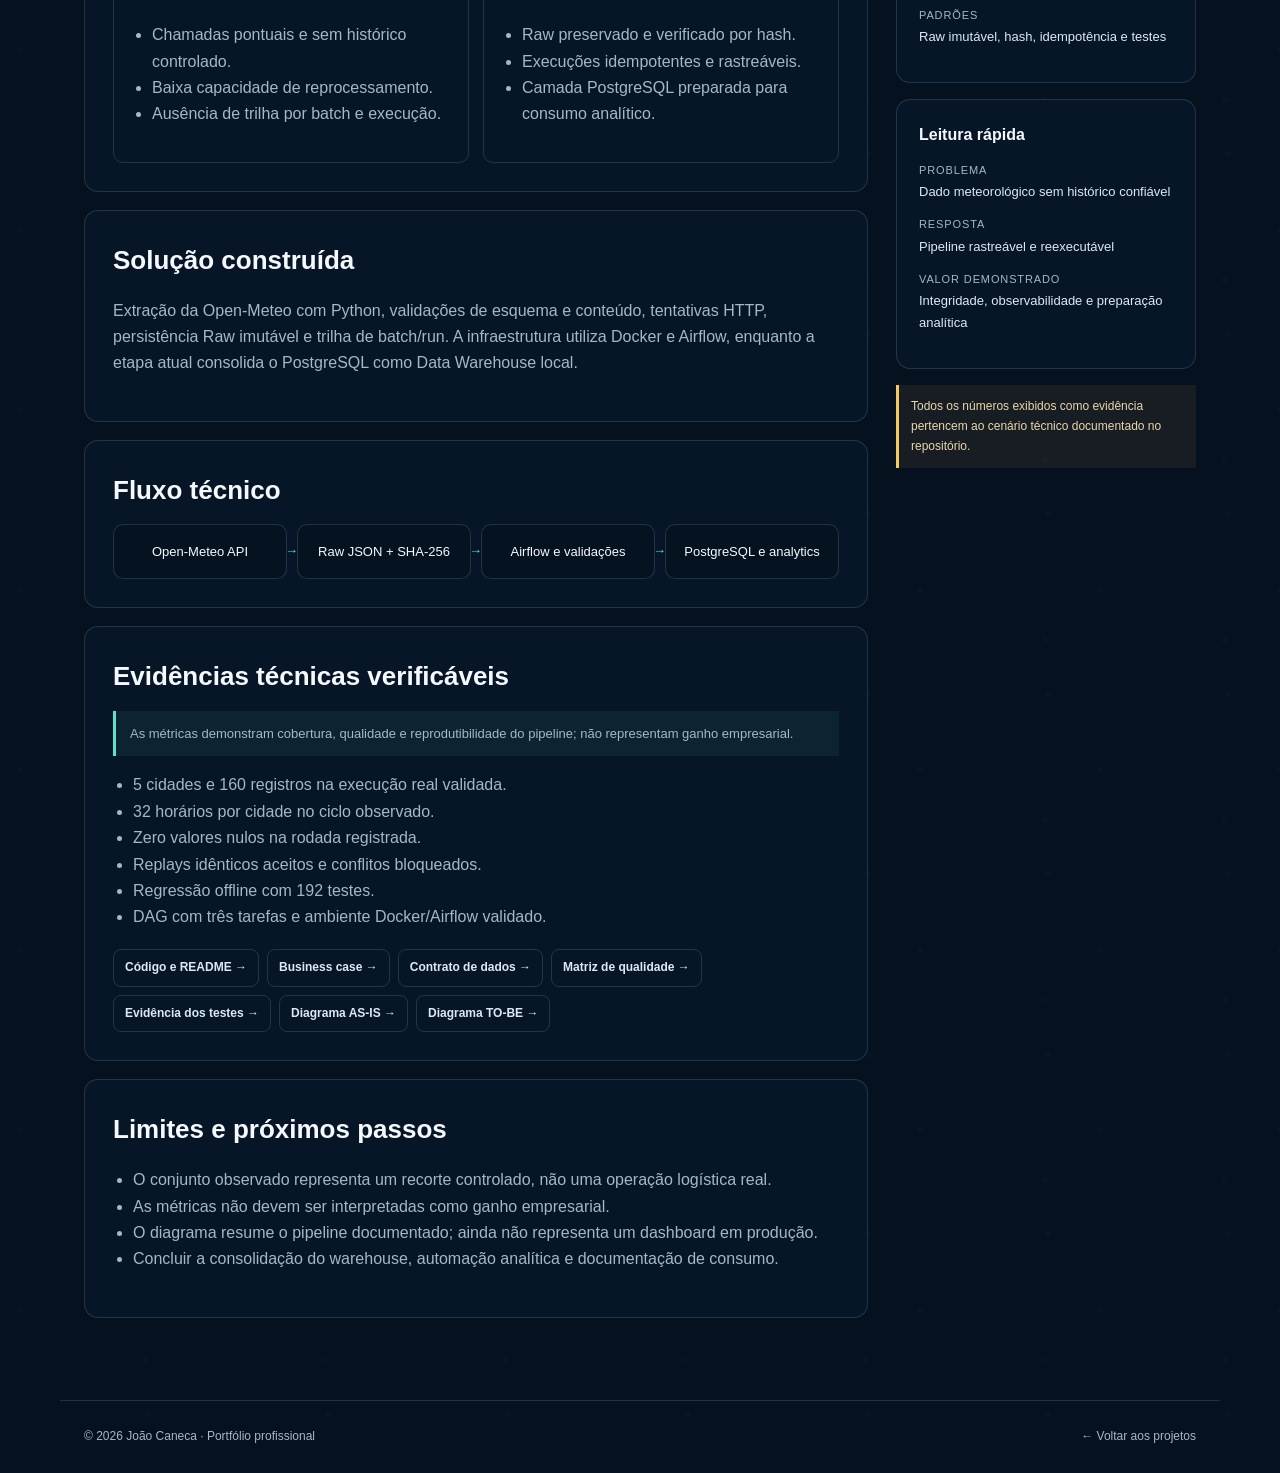
<file: projetos/weather.html>
<!doctype html><html lang="pt-BR"><head><meta charset="utf-8"><meta name="viewport" content="width=device-width,initial-scale=1"><title>Logistics Weather Data Pipeline — Case João Caneca</title><meta name="description" content="Estudo de caso de pipeline meteorológico com Python, Airflow, PostgreSQL, qualidade e rastreabilidade."><link rel="canonical" href="https://soba-jopeca.github.io/projetos/weather.html"><meta property="og:title" content="Logistics Weather Data Pipeline — Case João Caneca"><meta property="og:description" content="Pipeline meteorológico reprodutível com qualidade, histórico e rastreabilidade."><meta property="og:type" content="article"><meta property="og:url" content="https://soba-jopeca.github.io/projetos/weather.html"><meta property="og:image" content="https://soba-jopeca.github.io/assets/weather-concept.webp"><meta name="twitter:card" content="summary_large_image"><link rel="icon" href="../assets/favicon.svg"><link rel="stylesheet" href="../assets/site.css"></head><body><a class="skip" href="#conteudo">Ir para o conteúdo</a><header class="nav"><div class="nav-inner"><a class="brand" href="../index.html"><span class="mark">JC</span>João Caneca</a><button class="menu-toggle" type="button" aria-expanded="false" aria-controls="menu">Menu</button><nav class="nav-links" id="menu"><a href="../index.html">Início</a><a href="../projetos.html" aria-current="page">Projetos</a><a href="../index.html#experiencia">Experiência</a><a href="../index.html#contato">Contato</a></nav><a class="nav-cta" href="../index.html#contato">Vamos conversar</a></div></header><main id="conteudo"><header class="page-hero"><div class="crumbs"><a href="../index.html">Início</a> / <a href="../projetos.html">Projetos</a> / Weather Pipeline</div><div class="tags"><span class="tag">Data Engineering</span><span class="tag status">Warehouse em evolução</span></div><h1>Logistics Weather Data Pipeline</h1><p>Cria histórico meteorológico confiável para análises operacionais reproduzíveis, preservando origem, integridade e trilha de execução.</p><div class="actions"><a class="btn primary" target="_blank" rel="noopener" href="https://github.com/Soba-Jopeca/logistics-weather-data-pipeline">Examinar repositório →</a><a class="btn" href="../projetos.html">Todos os projetos</a></div></header><section class="case-cover"><div class="cover-frame"><img src="../assets/weather-architecture.svg" alt="Pipeline documentado do Logistics Weather Data Pipeline" width="1200" height="675"><span class="demo-label">PIPELINE DOCUMENTADO · DADOS SINTÉTICOS</span></div><p class="diagram-source">Diagrama editorial baseado nos fluxos <a target="_blank" rel="noopener" href="https://github.com/Soba-Jopeca/logistics-weather-data-pipeline/tree/main/docs/diagrams">AS-IS e TO-BE documentados no repositório</a>.</p></section><div class="case-layout"><div class="case-main">
<section class="case-section"><h2>Problema</h2><p>Uma análise meteorológica só é útil para operações quando a origem, o momento da captura, a integridade e as transformações do dado podem ser explicados. Consultas isoladas à API não oferecem histórico, repetibilidade ou base confiável para consumo posterior.</p></section>
<section class="case-section"><h2>As-Is → To-Be</h2><div class="compare"><article><h3>As-Is</h3><ul><li>Chamadas pontuais e sem histórico controlado.</li><li>Baixa capacidade de reprocessamento.</li><li>Ausência de trilha por batch e execução.</li></ul></article><article><h3>To-Be</h3><ul><li>Raw preservado e verificado por hash.</li><li>Execuções idempotentes e rastreáveis.</li><li>Camada PostgreSQL preparada para consumo analítico.</li></ul></article></div></section>
<section class="case-section"><h2>Solução construída</h2><p>Extração da Open-Meteo com Python, validações de esquema e conteúdo, tentativas HTTP, persistência Raw imutável e trilha de batch/run. A infraestrutura utiliza Docker e Airflow, enquanto a etapa atual consolida o PostgreSQL como Data Warehouse local.</p></section>
<section class="case-section"><h2>Fluxo técnico</h2><div class="architecture"><div class="stage">Open-Meteo API</div><div class="stage">Raw JSON + SHA-256</div><div class="stage">Airflow e validações</div><div class="stage">PostgreSQL e analytics</div></div></section>
<section class="case-section"><h2>Evidências técnicas verificáveis</h2><p class="evidence-note">As métricas demonstram cobertura, qualidade e reprodutibilidade do pipeline; não representam ganho empresarial.</p><ul><li>5 cidades e 160 registros na execução real validada.</li><li>32 horários por cidade no ciclo observado.</li><li>Zero valores nulos na rodada registrada.</li><li>Replays idênticos aceitos e conflitos bloqueados.</li><li>Regressão offline com 192 testes.</li><li>DAG com três tarefas e ambiente Docker/Airflow validado.</li></ul><div class="evidence-links"><a target="_blank" rel="noopener" href="https://github.com/Soba-Jopeca/logistics-weather-data-pipeline">Código e README →</a><a target="_blank" rel="noopener" href="https://github.com/Soba-Jopeca/logistics-weather-data-pipeline/blob/main/docs/01-business-case-v1.1.md">Business case →</a><a target="_blank" rel="noopener" href="https://github.com/Soba-Jopeca/logistics-weather-data-pipeline/blob/main/docs/08-contrato-dados-weather-v0.1.md">Contrato de dados →</a><a target="_blank" rel="noopener" href="https://github.com/Soba-Jopeca/logistics-weather-data-pipeline/blob/main/docs/09-matriz-qualidade-weather-v0.1.md">Matriz de qualidade →</a><a target="_blank" rel="noopener" href="https://github.com/Soba-Jopeca/logistics-weather-data-pipeline/blob/main/docs/24-evidencias-p09-t01-offline.md">Evidência dos testes →</a><a target="_blank" rel="noopener" href="https://github.com/Soba-Jopeca/logistics-weather-data-pipeline/blob/main/docs/diagrams/reuniao-02-as-is.excalidraw">Diagrama AS-IS →</a><a target="_blank" rel="noopener" href="https://github.com/Soba-Jopeca/logistics-weather-data-pipeline/blob/main/docs/diagrams/reuniao-02-to-be.excalidraw">Diagrama TO-BE →</a></div></section>
<section class="case-section"><h2>Limites e próximos passos</h2><ul><li>O conjunto observado representa um recorte controlado, não uma operação logística real.</li><li>As métricas não devem ser interpretadas como ganho empresarial.</li><li>O diagrama resume o pipeline documentado; ainda não representa um dashboard em produção.</li><li>Concluir a consolidação do warehouse, automação analítica e documentação de consumo.</li></ul></section>
</div><aside class="case-side"><div class="side-card"><h2>Resumo técnico</h2><dl><dt>Estado</dt><dd>Data Warehouse em evolução</dd><dt>Última revisão</dt><dd>Novembro de 2026</dd><dt>Versões validadas</dt><dd>Python 3.10.14 · Airflow 2.9.2 · PostgreSQL 16.15</dd><dt>Fonte</dt><dd>Open-Meteo</dd><dt>Stack</dt><dd>Python, Airflow, Docker, PostgreSQL, SQL</dd><dt>Padrões</dt><dd>Raw imutável, hash, idempotência e testes</dd></dl></div><div class="side-card"><h2>Leitura rápida</h2><dl><dt>Problema</dt><dd>Dado meteorológico sem histórico confiável</dd><dt>Resposta</dt><dd>Pipeline rastreável e reexecutável</dd><dt>Valor demonstrado</dt><dd>Integridade, observabilidade e preparação analítica</dd></dl></div><div class="notice">Todos os números exibidos como evidência pertencem ao cenário técnico documentado no repositório.</div></aside></div></main><footer><span>© <span data-current-year>2026</span> João Caneca · Portfólio profissional</span><span><a href="../projetos.html">← Voltar aos projetos</a></span></footer><button class="back-top" type="button" aria-label="Voltar ao topo">↑</button><script src="../assets/site.js"></script></body></html>
</file>
<file: assets/site.css>
:root{
  --bg:#06111f;--panel:#0b1b2d;--panel-2:#10263e;--text:#f5f9fd;--muted:#a6b7c9;
  --blue:#36aaff;--cyan:#5ce1d2;--amber:#f5c95d;--line:rgba(159,190,220,.18);
  --max:1160px;--radius:18px;--shadow:0 24px 80px rgba(0,0,0,.28)
}
*{box-sizing:border-box}
html{scroll-behavior:smooth;scroll-padding-top:82px}
body{margin:0;background:var(--bg);color:var(--text);font:16px/1.65 Inter,Segoe UI,Arial,sans-serif;background-image:linear-gradient(rgba(6,17,31,.965),rgba(6,17,31,.985)),url("data:image/svg+xml,%3Csvg xmlns='http://www.w3.org/2000/svg' width='180' height='180' viewBox='0 0 180 180'%3E%3Cg fill='none' stroke='%2336aaff' stroke-opacity='.11'%3E%3Cpath d='M20 30h45l18 18h52M35 100h35l20-20h55M15 150h55l16-16h62'/%3E%3Ccircle cx='20' cy='30' r='3' fill='%235ce1d2'/%3E%3Ccircle cx='145' cy='80' r='3' fill='%2336aaff'/%3E%3Ccircle cx='148' cy='134' r='3' fill='%235ce1d2'/%3E%3C/g%3E%3C/svg%3E")}
img{max-width:100%;display:block}a{color:inherit;text-decoration:none}button{font:inherit}
.skip{position:absolute;left:-9999px;top:8px;z-index:99;background:var(--amber);color:#07111c;padding:10px 14px}.skip:focus{left:8px}
.nav{position:sticky;top:0;z-index:40;background:rgba(6,17,31,.9);backdrop-filter:blur(18px);border-bottom:1px solid var(--line)}
.nav-inner{max-width:var(--max);margin:auto;padding:16px 24px;display:flex;align-items:center;justify-content:space-between;gap:24px}
.brand{display:flex;align-items:center;gap:11px;font-weight:900;white-space:nowrap}.mark{display:grid;place-items:center;width:38px;height:38px;border:1px solid var(--blue);color:var(--blue);font-size:12px}
.nav-links{display:flex;gap:24px;color:var(--muted);font-size:13px;align-items:center}.nav-links a:hover,.nav-links a[aria-current="page"]{color:var(--text)}
.nav-cta{border:1px solid var(--blue);color:var(--blue);padding:8px 13px;border-radius:999px;font-weight:850;font-size:13px}
.menu-toggle{display:none;border:1px solid var(--line);background:transparent;color:var(--text);padding:8px 10px;border-radius:8px}
.section{max-width:var(--max);margin:auto;padding:82px 24px}.hero{display:grid;grid-template-columns:1.38fr .62fr;gap:54px;align-items:center;padding-top:66px;padding-bottom:52px}
.eyebrow{color:var(--cyan);font-size:11px;font-weight:900;letter-spacing:.16em;text-transform:uppercase}.hero h1,.page-hero h1{font-size:clamp(38px,5vw,62px);line-height:1.04;letter-spacing:-.045em;margin:14px 0 20px}.hero-copy{color:var(--muted);font-size:18px;max-width:760px}
.focus-line{display:flex;align-items:center;gap:10px;color:#dce9f5;font-size:13px;margin-top:18px}.focus-line:before{content:"";width:8px;height:8px;border-radius:50%;background:var(--cyan);box-shadow:0 0 0 5px rgba(92,225,210,.1)}
.actions{display:flex;gap:10px;flex-wrap:wrap;margin-top:26px}.btn{display:inline-flex;align-items:center;justify-content:center;gap:8px;padding:11px 16px;border:1px solid var(--line);border-radius:8px;font-size:13px;font-weight:850}.btn:hover{border-color:var(--blue);color:var(--blue)}.btn.primary{background:var(--blue);border-color:var(--blue);color:#03111d}.btn.primary:hover{background:#66beff;color:#03111d}
.portrait{position:relative;max-width:280px;margin:auto}.portrait img{width:248px;height:248px;aspect-ratio:1;object-fit:cover;object-position:center 18%;border-radius:50%;margin:auto;border:4px solid var(--panel);outline:1px solid rgba(54,170,255,.75);box-shadow:0 20px 62px rgba(0,0,0,.32),0 0 0 10px rgba(54,170,255,.035)}.portrait:after{display:none}
.recruiter-bar{max-width:var(--max);margin:0 auto 18px;padding:0 24px;display:grid;grid-template-columns:.75fr 1.2fr 1fr 1fr;gap:1px}.recruiter-bar div{padding:13px 16px;background:rgba(8,23,39,.9);border-top:1px solid var(--line);border-bottom:1px solid var(--line)}.recruiter-bar div:first-child{border-left:1px solid var(--line);border-radius:10px 0 0 10px}.recruiter-bar div:last-child{border-right:1px solid var(--line);border-radius:0 10px 10px 0}.recruiter-bar span{display:block;color:var(--muted);font-size:9px;font-weight:900;letter-spacing:.1em;text-transform:uppercase}.recruiter-bar strong{display:block;margin-top:2px;font-size:13px;color:#e6f1fb}
.proof-strip{max-width:var(--max);margin:0 auto;padding:0 24px 62px;display:grid;grid-template-columns:repeat(3,1fr);gap:12px}.proof{padding:20px 22px;background:rgba(8,23,39,.84);border:1px solid var(--line);border-radius:13px}.proof strong{display:block;font-size:22px;margin-bottom:3px}.proof span{color:var(--muted);font-size:13px}
.section-head{display:grid;grid-template-columns:54px 1fr;gap:13px;margin-bottom:18px}.section-head h2{font-size:clamp(30px,4vw,46px);line-height:1.12;letter-spacing:-.035em;margin:0}.section-intro{color:var(--muted);max-width:760px;margin:0 0 34px 67px}
.projects{display:grid;gap:24px;margin-left:67px}.project-card{display:grid;grid-template-columns:1.05fr .95fr;overflow:hidden;border:1px solid var(--line);border-radius:var(--radius);background:linear-gradient(145deg,rgba(16,38,62,.98),rgba(8,23,39,.98));box-shadow:0 18px 54px rgba(0,0,0,.16)}.project-content{padding:30px}.project-media{position:relative;min-height:320px;background:#071523}.project-media img{width:100%;height:100%;object-fit:contain}.demo-label{position:absolute;left:14px;bottom:14px;padding:7px 10px;border-radius:999px;background:rgba(28,22,8,.94);border:1px solid rgba(245,201,93,.55);color:#ffe8a3;font-size:10px;font-weight:900;letter-spacing:.06em;box-shadow:0 6px 22px rgba(0,0,0,.28)}
.tags{display:flex;gap:7px;flex-wrap:wrap}.tag{font-size:9px;font-weight:900;letter-spacing:.08em;padding:5px 8px;border:1px solid rgba(92,225,210,.34);color:var(--cyan);border-radius:999px;text-transform:uppercase}.tag.status{color:var(--amber);border-color:rgba(245,201,93,.4)}
.project-card h3{font-size:28px;line-height:1.16;margin:18px 0 11px}.project-card p{color:var(--muted)}.case-pair{display:grid;grid-template-columns:1fr 1fr;gap:12px;margin:20px 0}.case-pair div{padding:14px;border:1px solid var(--line);border-radius:10px;background:rgba(5,16,29,.46)}.case-pair strong{display:block;color:var(--cyan);font-size:11px;text-transform:uppercase;letter-spacing:.09em;margin-bottom:5px}.case-pair span{color:#dbe7f2;font-size:13px}
.metrics{display:grid;grid-template-columns:repeat(3,1fr);gap:9px;margin:20px 0}.metric{padding:13px;border-top:1px solid var(--line)}.metric small{display:block;color:var(--amber);font-size:8px;font-weight:900;letter-spacing:.11em;text-transform:uppercase;margin-bottom:3px}.metric strong{display:block;font-size:20px;color:var(--cyan)}.metric span{display:block;color:var(--muted);font-size:11px;line-height:1.35}
.stack-grid{margin-left:67px;display:grid;grid-template-columns:repeat(2,minmax(0,1fr));gap:16px}.stack-card{padding:24px;border:1px solid var(--line);border-radius:14px;background:linear-gradient(145deg,rgba(12,31,51,.9),rgba(7,20,34,.9))}.stack-card h3{font-size:18px;line-height:1.2;margin:0 0 10px 51px;min-height:38px;display:flex;align-items:center}.stack-card p{clear:both;color:var(--muted);font-size:13px;margin:0 0 17px}.stack-symbol{display:grid;place-items:center;float:left;width:38px;height:38px;border:1px solid rgba(92,225,210,.36);border-radius:10px;color:var(--cyan);background:rgba(92,225,210,.06);font-weight:900}.stack-tools{display:flex;flex-wrap:wrap;gap:8px}.stack-tools span{display:inline-flex;align-items:center;gap:7px;padding:7px 10px;border:1px solid var(--line);border-radius:8px;color:#dce9f5;background:rgba(5,16,29,.48);font-size:12px;font-weight:750}.stack-tools b{display:grid;place-items:center;min-width:22px;height:22px;padding:0 4px;border-radius:5px;background:rgba(54,170,255,.12);color:var(--blue);font-size:9px;letter-spacing:.02em}.stack-tools .nominal{border-color:rgba(245,201,93,.3)}
.section-actions{margin:28px 0 0 67px}.impact-grid{margin-left:67px;display:grid;grid-template-columns:1.1fr .9fr;gap:20px}.impact-card,.timeline,.social-card{padding:28px;border:1px solid var(--line);border-radius:var(--radius);background:rgba(9,24,41,.78)}.impact-card h3,.social-card h3{font-size:25px;margin:10px 0}.impact-card p,.social-card p{color:var(--muted)}.check-list{display:grid;gap:10px;margin-top:18px}.check-list div{position:relative;padding-left:22px;color:#dce9f5;font-size:14px}.check-list div:before{content:"✓";position:absolute;left:0;color:var(--cyan)}
.timeline{display:grid;gap:20px}.role{padding-left:18px;border-left:1px solid var(--line)}.role small{color:var(--cyan);font-size:11px}.role h3{font-size:18px;margin:3px 0}.role p{color:var(--muted);font-size:13px;margin:0}
.tech-row{display:flex;gap:8px;flex-wrap:wrap;margin-top:20px}.tech{padding:7px 10px;border:1px solid var(--line);border-radius:7px;color:#dce9f5;font-size:12px;background:rgba(5,16,29,.4)}
.contact{max-width:calc(var(--max) - 48px);margin:38px auto 80px;padding:46px;background:linear-gradient(135deg,var(--panel-2),var(--panel));border:1px solid var(--line);border-radius:var(--radius);display:grid;grid-template-columns:1fr auto;gap:32px;align-items:center}.contact h2{font-size:clamp(29px,4vw,46px);line-height:1.12;margin:9px 0}.contact p{color:var(--muted)}.contact-links{display:grid;gap:9px}.contact-links a{padding:10px 14px;border:1px solid var(--line);border-radius:8px;font-size:13px;font-weight:800}.contact-links a:hover{border-color:var(--blue);color:var(--blue)}
footer{max-width:var(--max);margin:auto;padding:26px 24px;border-top:1px solid var(--line);color:var(--muted);font-size:12px;display:flex;justify-content:space-between}.site-footer{max-width:none;justify-content:center;padding:34px 24px;background:rgba(11,27,45,.9);color:#dce9f5;text-align:center}.back-top{position:fixed;right:18px;bottom:18px;width:44px;height:44px;border-radius:50%;border:1px solid var(--line);background:rgba(6,17,31,.9);color:var(--text);cursor:pointer;opacity:0;pointer-events:none;transition:.2s}.back-top.visible{opacity:1;pointer-events:auto}.back-top:hover{background:var(--blue);color:#03111d}
.page-hero{max-width:var(--max);margin:auto;padding:74px 24px 46px}.page-hero p{max-width:760px;color:var(--muted);font-size:18px}.crumbs{color:var(--muted);font-size:12px;margin-bottom:20px}.crumbs a{color:var(--blue)}
.project-grid{max-width:var(--max);margin:auto;padding:20px 24px 82px;display:grid;grid-template-columns:repeat(3,1fr);gap:16px}.mini-card{padding:24px;border:1px solid var(--line);border-radius:14px;background:rgba(9,24,41,.8);display:flex;flex-direction:column}.mini-card h2,.mini-card h3{font-size:22px;line-height:1.2;margin:14px 0 8px}.mini-card p{color:var(--muted);font-size:14px;flex:1}.mini-card .btn{align-self:flex-start;margin-top:16px}
.portfolio-group{max-width:var(--max);margin:auto;padding:16px 24px 10px}.portfolio-group+.portfolio-group{padding-top:14px}.portfolio-group-head{display:flex;align-items:end;justify-content:space-between;gap:24px;margin-bottom:18px}.portfolio-group-head h2{font-size:29px;line-height:1.15;margin:0}.portfolio-group-head p{max-width:560px;margin:0;color:var(--muted);font-size:14px}.portfolio-group .project-grid{padding:0 0 58px}.portfolio-group.secondary .mini-card{background:rgba(7,19,32,.64)}
.case-cover{max-width:var(--max);margin:auto;padding:0 24px 54px}.cover-frame{position:relative;overflow:hidden;border-radius:var(--radius);border:1px solid var(--line);box-shadow:var(--shadow);background:#071523}.cover-frame img{width:100%;aspect-ratio:16/9;object-fit:contain}.diagram-source{margin:11px 4px 0;color:var(--muted);font-size:12px}.diagram-source a{color:var(--cyan);font-weight:800}.diagram-source a:hover{color:var(--blue)}.case-layout{max-width:var(--max);margin:auto;padding:0 24px 82px;display:grid;grid-template-columns:minmax(0,1fr) 300px;gap:28px}.case-main{display:grid;gap:18px}.case-section{padding:28px;border:1px solid var(--line);border-radius:14px;background:rgba(9,24,41,.76)}.case-section h2{font-size:26px;margin:0 0 12px}.case-section p,.case-section li{color:var(--muted)}.case-section ul{padding-left:20px}.evidence-note{padding:12px 14px;border-left:3px solid var(--cyan);background:rgba(92,225,210,.06);font-size:13px}.evidence-links{display:flex;gap:8px;flex-wrap:wrap;margin-top:18px}.evidence-links a{padding:8px 11px;border:1px solid var(--line);border-radius:8px;color:#dce9f5;font-size:12px;font-weight:800}.evidence-links a:hover{border-color:var(--blue);color:var(--blue)}.compare{display:grid;grid-template-columns:1fr 1fr;gap:14px}.compare article{padding:18px;border:1px solid var(--line);border-radius:10px}.compare h3{font-size:14px;color:var(--cyan);text-transform:uppercase;letter-spacing:.08em;margin-top:0}.architecture{display:grid;grid-template-columns:repeat(4,1fr);gap:10px;align-items:stretch}.stage{position:relative;padding:16px 12px;border:1px solid var(--line);border-radius:10px;text-align:center;background:rgba(5,16,29,.45);font-size:13px}.stage:not(:last-child):after{content:"→";position:absolute;right:-12px;top:50%;transform:translateY(-50%);color:var(--cyan);z-index:2}.case-side{display:grid;gap:16px;align-content:start;position:sticky;top:98px;height:max-content}.side-card{padding:22px;border:1px solid var(--line);border-radius:14px;background:rgba(9,24,41,.86)}.side-card h2{font-size:16px;margin:0 0 12px}.side-card dl{margin:0}.side-card dt{color:var(--muted);font-size:11px;text-transform:uppercase;letter-spacing:.08em}.side-card dd{margin:2px 0 13px;color:#dce9f5;font-size:13px}.notice{padding:12px;border-left:3px solid var(--amber);background:rgba(245,201,93,.07);color:#e7d9ad;font-size:12px}
:focus-visible{outline:3px solid var(--amber);outline-offset:3px}
@media(max-width:900px){.hero,.project-card,.impact-grid,.contact,.case-layout{grid-template-columns:1fr}.portrait{max-width:250px;margin:auto}.projects,.impact-grid,.section-intro,.section-actions,.stack-grid{margin-left:0}.project-card:nth-child(even) .project-media{order:-1}.project-grid{grid-template-columns:repeat(2,1fr)}.recruiter-bar{grid-template-columns:repeat(2,1fr);gap:8px}.recruiter-bar div,.recruiter-bar div:first-child,.recruiter-bar div:last-child{border:1px solid var(--line);border-radius:9px}.case-side{position:static}.nav-links{display:none}.menu-toggle{display:block}.nav-links.open{display:flex;position:absolute;left:18px;right:18px;top:70px;flex-direction:column;align-items:stretch;padding:18px;background:#0b1b2d;border:1px solid var(--line);border-radius:12px;box-shadow:var(--shadow)}.nav-links.open a{padding:8px}.nav-cta{display:none}}
@media(max-width:620px){.section{padding:64px 18px}.hero{padding-top:48px}.hero h1,.page-hero h1{font-size:37px}.portrait img{width:208px;height:208px}.recruiter-bar{grid-template-columns:1fr 1fr;padding:0 18px;margin-bottom:28px}.recruiter-bar strong{font-size:12px}.proof-strip{grid-template-columns:1fr;padding:0 18px 50px}.section-head{grid-template-columns:36px 1fr}.section-intro{margin-top:4px}.stack-grid{grid-template-columns:1fr}.stack-card{padding:20px}.project-content{padding:23px}.project-media{min-height:210px}.case-pair,.metrics,.compare,.project-grid{grid-template-columns:1fr}.metrics{gap:2px}.metric{display:grid;grid-template-columns:74px 62px 1fr;align-items:center;gap:8px}.metric small{margin:0}.portfolio-group{padding-left:18px;padding-right:18px}.portfolio-group-head{display:block}.portfolio-group-head p{margin-top:8px}.section-actions{display:grid}.contact{margin:24px 18px 58px;padding:30px 23px}.architecture{grid-template-columns:1fr}.stage:not(:last-child):after{content:"↓";right:auto;left:50%;top:auto;bottom:-17px;transform:translateX(-50%)}footer{margin:0 18px;flex-direction:column;gap:5px}.nav-inner{padding:14px 18px}.brand{font-size:14px}.page-hero{padding:54px 18px 36px}.case-cover,.case-layout{padding-left:18px;padding-right:18px}}
@media(prefers-reduced-motion:reduce){html{scroll-behavior:auto}*{transition:none!important}}

/* Logistics Analytics case */
.la-cover .cover-frame img { aspect-ratio:auto; height:auto; }
.la-questions { margin-top:20px; }
.la-questions p { margin-bottom:0; }
.la-design { display:grid; gap:16px; margin:24px 0 0; }
.la-design > div { border-left:2px solid var(--line); padding-left:14px; }
.la-design h3 { font-size:1rem; margin:0 0 4px; }
.la-design p { margin:0; }
.la-design p + p { margin-top:10px; }
.la-results { display:grid; grid-template-columns:repeat(2,minmax(0,1fr)); gap:10px; margin:0 0 20px; }
.la-results > div { padding:14px; background:rgba(5,16,29,.45); border:1px solid var(--line); border-radius:10px; }
.la-results dt { color:var(--muted); font-size:13px; }
.la-results dd { margin:2px 0; color:var(--cyan); font-weight:850; font-size:clamp(20px,3vw,27px); line-height:1.25; }
.la-results span { display:block; font-weight:400; color:var(--muted); font-size:12px; line-height:1.4; }
.la-process { padding-left:22px; }
.la-process li + li { margin-top:10px; }
.la-process code { overflow-wrap:anywhere; }
.la-demo { scroll-margin-top:90px; }
.la-demo-head { display:flex; justify-content:space-between; align-items:center; gap:16px 30px; margin-bottom:18px; }
.la-demo-head h2 { margin:0; font-size:clamp(24px,4vw,34px); }
.la-demo-head p { margin:6px 0 0; color:var(--muted); max-width:70ch; }
.la-demo-head .btn { flex:none; }
.la-report iframe { display:block; width:100%; height:auto; min-height:360px; aspect-ratio:1024/612; border:0; }
.la-gallery { display:grid; grid-template-columns:repeat(2,minmax(0,1fr)); gap:16px; margin-top:24px; }
.la-gallery figure { margin:0; min-width:0; border-radius:12px; border:1px solid var(--line); background:var(--panel); overflow:hidden; }
.la-gallery img { width:100%; height:auto; aspect-ratio:1440/1000; object-fit:contain; object-position:top; background:#ebf0f3; }
.la-gallery figcaption { padding:12px 14px; color:var(--muted); font-size:13px; }
.la-gallery figcaption strong { color:var(--text); }
.la-project-media { display:grid; align-content:center; min-width:0; }
.la-project-media img { height:auto; }
.la-project-media .demo-label { max-width:calc(100% - 28px); text-transform:uppercase; }
.la-project-card .metric strong { white-space:nowrap; }
@media (max-width:900px) {
  .la-project-media .demo-label { position:static; justify-self:start; margin:10px 14px 14px; }
}
@media (max-width:620px) {
  .la-project-card .metric { grid-template-columns:minmax(0,1fr) auto; }
  .la-project-card .metric span { grid-column:1/-1; }
}
@media (max-width:620px) {
  .la-demo-head { flex-wrap:wrap; }
  .la-gallery { grid-template-columns:1fr; }
  .la-report iframe { min-height:280px; }
}
</file>
